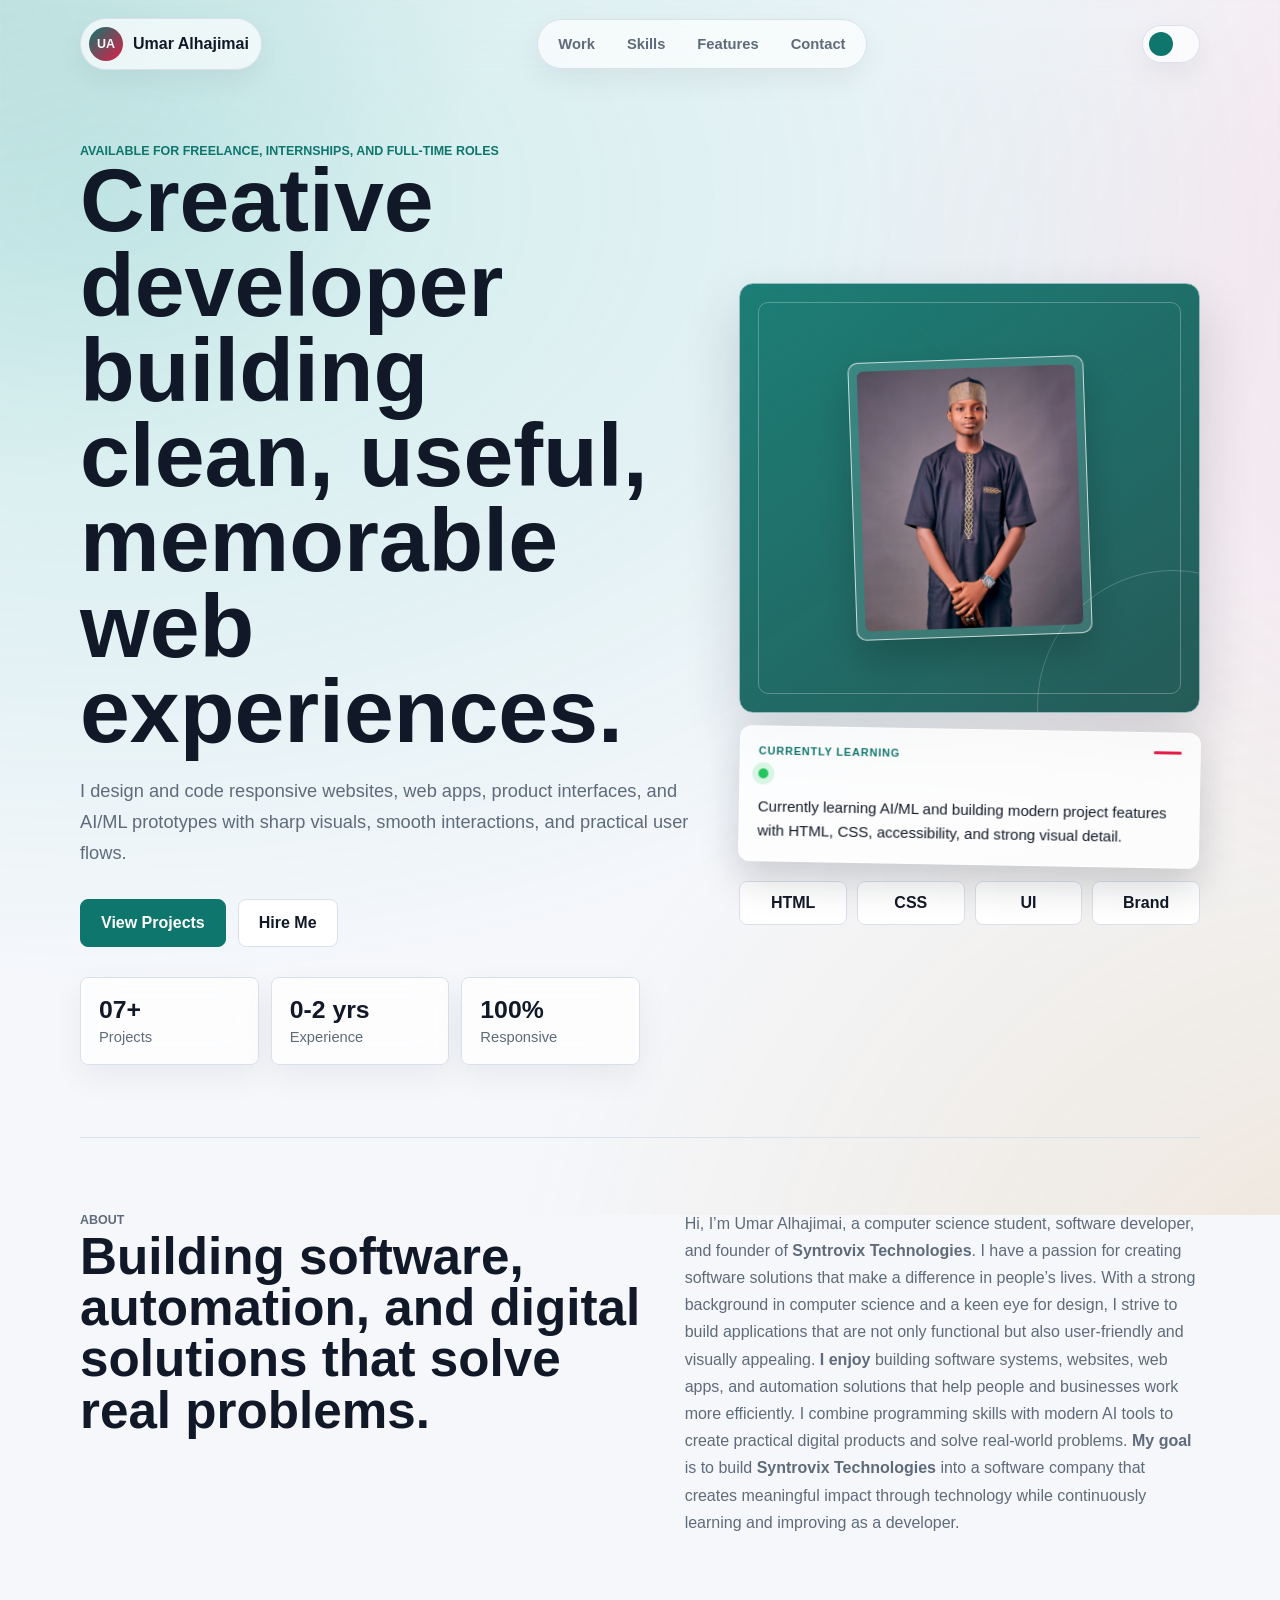
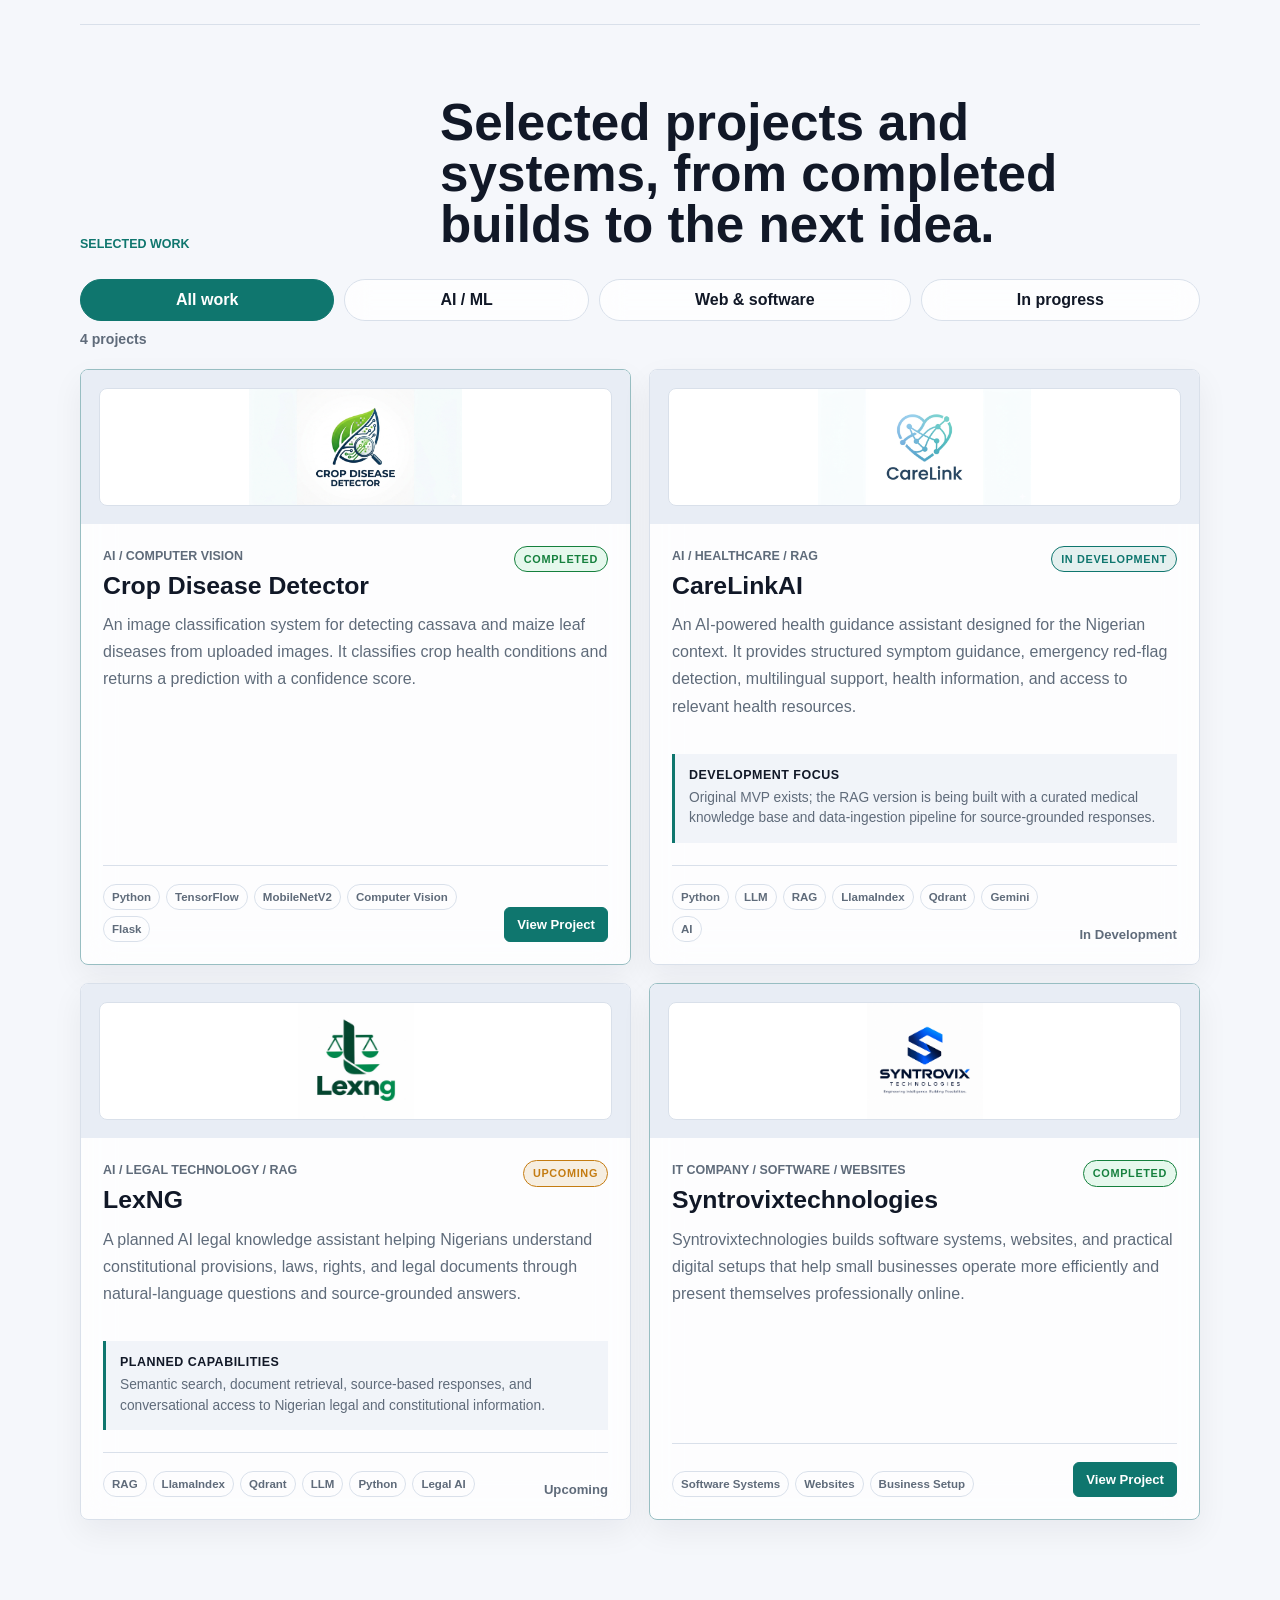
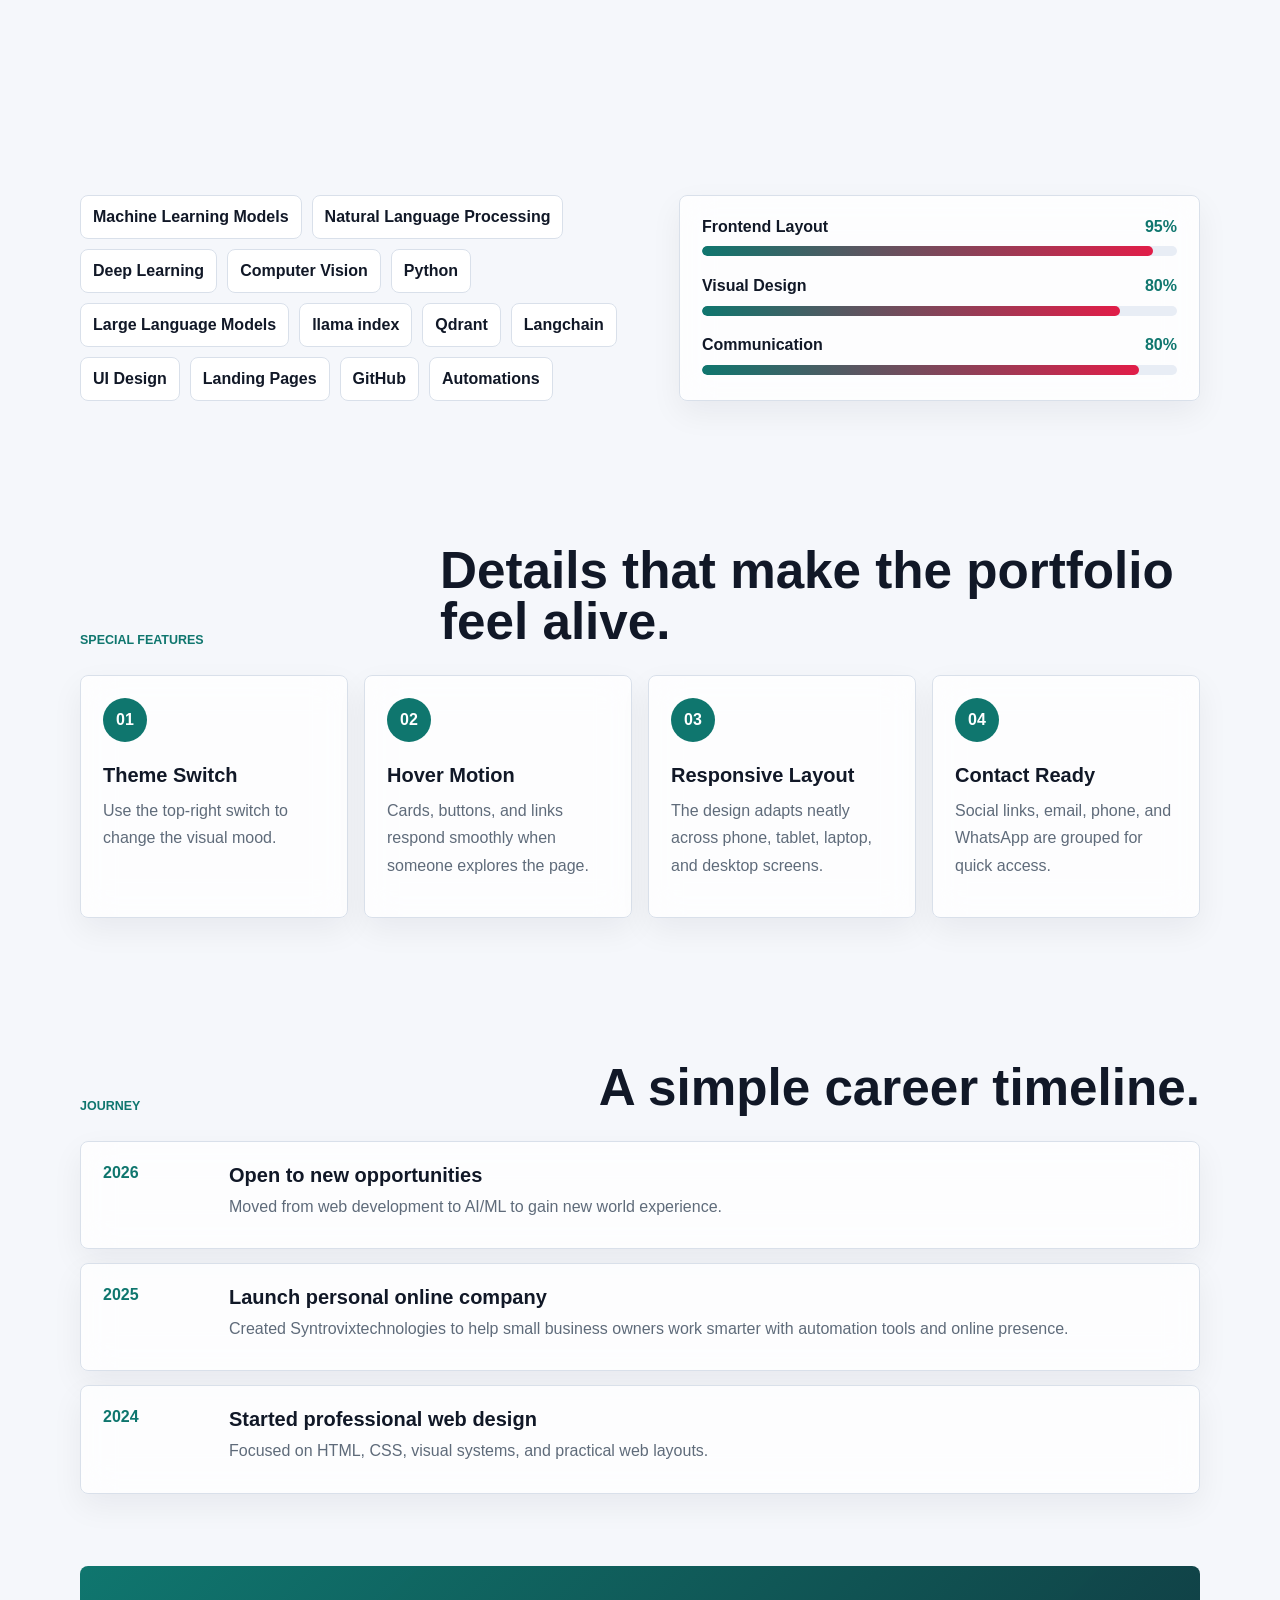
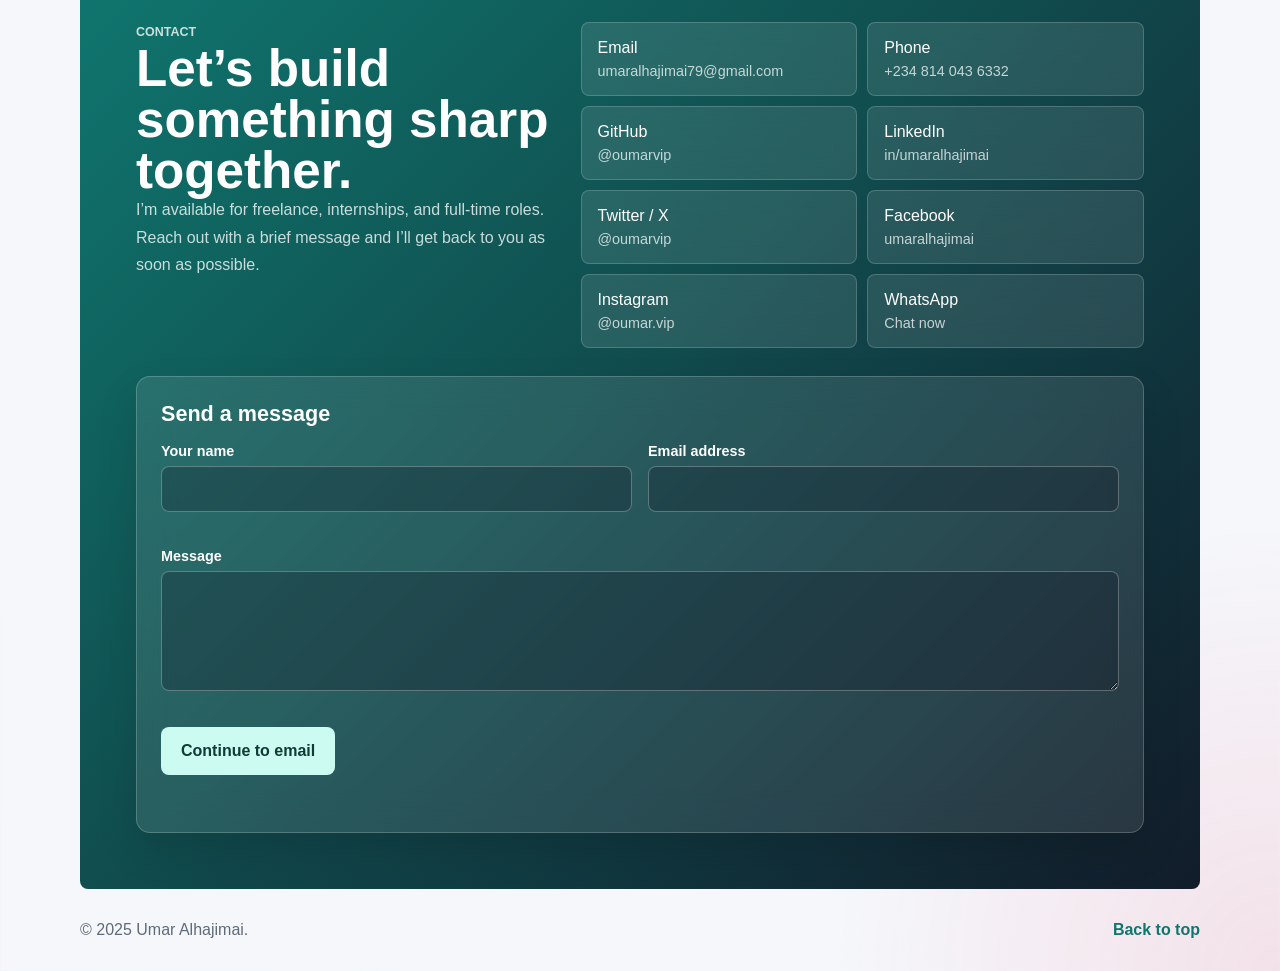
<file: index.html>
<!doctype html>
<html lang="en">
  <head>
    <meta charset="UTF-8" />
    <meta name="viewport" content="width=device-width, initial-scale=1.0" />
    <meta
      name="description"
      content="Portfolio website of Umar Alhajimai, software developer and AI enthusiast."
    />
    <title>Umar Alhajimai</title>
    <link rel="stylesheet" href="styles.css" />
    <link rel="icon" href="profileimage.jpg" type="image/x-icon" />
  </head>
  <body>
    <input
      class="theme-toggle"
      type="checkbox"
      id="theme-toggle"
      aria-label="Toggle warm theme"
    />

    <div class="site-shell">
      <header class="topbar">
        <a class="brand" href="#home" aria-label="Go to home">
          <span class="brand-mark">UA</span>
          <span>Umar Alhajimai</span>
        </a>

        <div class="nav-wrap">
          <nav class="nav" id="primary-nav" aria-label="Primary navigation">
            <a href="#work">Work</a>
            <a href="#skills">Skills</a>
            <a href="#features">Features</a>
            <a href="#contact">Contact</a>
          </nav>
        </div>

        <div class="header-actions">
          <button
            class="nav-toggle"
            type="button"
            aria-expanded="false"
            aria-controls="primary-nav"
            aria-label="Toggle navigation"
          >
            <span></span>
            <span></span>
            <span></span>
          </button>

          <label
            class="theme-button"
            for="theme-toggle"
            title="Change theme"
            aria-label="Toggle dark mode"
          >
            <span></span>
          </label>
        </div>
      </header>

      <main>
        <section class="hero reveal" id="home">
          <div class="hero-copy reveal-item">
            <p class="eyebrow">
              Available for freelance, internships, and full-time roles
            </p>
            <h1>
              Creative developer building clean, useful, memorable web
              experiences.
            </h1>
            <p class="intro">
              I design and code responsive websites, web apps, product
              interfaces, and AI/ML prototypes with sharp visuals, smooth
              interactions, and practical user flows.
            </p>

            <div class="hero-actions" aria-label="Main actions">
              <a class="button primary" href="#work">View Projects</a>
              <a class="button secondary" href="#contact">Hire Me</a>
            </div>

            <div class="stats" aria-label="Portfolio statistics">
              <div>
                <strong>07+</strong>
                <span>Projects</span>
              </div>
              <div>
                <strong>0-2 yrs</strong>
                <span>Experience</span>
              </div>
              <div>
                <strong>100%</strong>
                <span>Responsive</span>
              </div>
            </div>
          </div>

          <aside class="profile-panel reveal-item" aria-label="Profile summary">
            <div class="portrait">
              <span>
                <img
                  src="profileimage.jpg"
                  alt="My profile"
                  class="profile-pic"
                />
              </span>
            </div>
            <div class="profile-card">
              <span class="status-dot"></span>
              <p>
                Currently learning AI/ML and building modern project features
                with HTML, CSS, accessibility, and strong visual detail.
              </p>
            </div>
            <div class="mini-stack">
              <span>HTML</span>
              <span>CSS</span>
              <span>UI</span>
              <span>Brand</span>
            </div>
          </aside>
        </section>

        <section class="section about reveal" aria-labelledby="about-title">
          <div class="reveal-item">
            <p class="section-kicker">About</p>
            <h2 id="about-title">
              Building software, automation, and digital solutions that solve
              real problems.
            </h2>
          </div>
          <p class="reveal-item">
            Hi, I’m Umar Alhajimai, a computer science student, software
            developer, and founder of
            <a
              href="https://syntrovixtechnologies.netlify.app/"
              target="_blank"
              rel="noopener noreferrer"
              ><strong>Syntrovix Technologies</strong></a
            >. I have a passion for creating software solutions that make a
            difference in people’s lives. With a strong background in computer
            science and a keen eye for design, I strive to build applications
            that are not only functional but also user-friendly and visually
            appealing. <strong>I enjoy</strong> building software systems,
            websites, web apps, and automation solutions that help people and
            businesses work more efficiently. I combine programming skills with
            modern AI tools to create practical digital products and solve
            real-world problems. <strong>My goal</strong> is to build
            <a
              href="https://syntrovixtechnologies.netlify.app/"
              target="_blank"
              rel="noopener noreferrer"
              ><strong>Syntrovix Technologies</strong></a
            >
            into a software company that creates meaningful impact through
            technology while continuously learning and improving as a developer.
          </p>
        </section>

        <section class="section reveal" id="work" aria-labelledby="work-title">
          <div class="section-heading reveal-item">
            <p class="section-kicker">Selected Work</p>
            <h2 id="work-title">
              Selected projects and systems, from completed builds to the next
              idea.
            </h2>
          </div>

          <div
            class="project-filters reveal-item"
            role="group"
            aria-label="Filter projects"
          >
            <button
              class="filter-button is-active"
              type="button"
              data-filter="all"
              aria-pressed="true"
            >
              All work
            </button>
            <button
              class="filter-button"
              type="button"
              data-filter="ai"
              aria-pressed="false"
            >
              AI / ML
            </button>
            <button
              class="filter-button"
              type="button"
              data-filter="web"
              aria-pressed="false"
            >
              Web &amp; software
            </button>
            <button
              class="filter-button"
              type="button"
              data-filter="progress"
              aria-pressed="false"
            >
              In progress
            </button>
            <span class="filter-count" aria-live="polite">4 projects</span>
          </div>

          <div class="project-grid">
            <article
              class="project-card completed-project reveal-item"
              data-category="ai"
            >
              <div class="project-visual agriscan-preview">
                <img
                  class="project-logo"
                  src="logo/crop disease detactor.jpg"
                  alt="Crop Disease Detector logo"
                />
              </div>
              <div class="project-body">
                <div class="project-topline">
                  <div>
                    <p class="tag">AI / Computer Vision</p>
                    <h3>Crop Disease Detector</h3>
                  </div>
                  <span class="project-status status-completed">Completed</span>
                </div>
                <p>
                  An image classification system for detecting cassava and maize
                  leaf diseases from uploaded images. It classifies crop health
                  conditions and returns a prediction with a confidence score.
                </p>
                <div class="project-footer">
                  <div
                    class="tech-tags"
                    aria-label="Crop Disease Detector technologies"
                  >
                    <span>Python</span><span>TensorFlow</span
                    ><span>MobileNetV2</span><span>Computer Vision</span
                    ><span>Flask</span>
                  </div>
                  <a
                    class="project-cta live-cta"
                    href="https://threemtt-cap-stone-project.onrender.com/"
                    target="_blank"
                    rel="noopener noreferrer"
                    >View Project</a
                  >
                </div>
              </div>
            </article>

            <article
              class="project-card reveal-item"
              data-category="ai progress"
            >
              <div class="project-visual carelink-preview">
                <img
                  class="project-logo"
                  src="logo/carelink.jpg"
                  alt="CareLinkAI logo"
                />
              </div>
              <div class="project-body">
                <div class="project-topline">
                  <div>
                    <p class="tag">AI / Healthcare / RAG</p>
                    <h3>CareLinkAI</h3>
                  </div>
                  <span class="project-status status-evolving"
                    >In Development</span
                  >
                </div>
                <p>
                  An AI-powered health guidance assistant designed for the
                  Nigerian context. It provides structured symptom guidance,
                  emergency red-flag detection, multilingual support, health
                  information, and access to relevant health resources.
                </p>
                <div class="project-note">
                  <strong>Development focus</strong>
                  <span
                    >Original MVP exists; the RAG version is being built with a
                    curated medical knowledge base and data-ingestion pipeline
                    for source-grounded responses.</span
                  >
                </div>
                <div class="project-footer">
                  <div class="tech-tags" aria-label="CareLinkAI technologies">
                    <span>Python</span><span>LLM</span><span>RAG</span
                    ><span>LlamaIndex</span><span>Qdrant</span
                    ><span>Gemini</span><span>AI</span>
                  </div>
                  <span class="project-cta disabled-cta">In Development</span>
                </div>
              </div>
            </article>

            <article
              class="project-card upcoming-project reveal-item"
              data-category="ai progress"
            >
              <div class="project-visual lexng-preview">
                <img
                  class="project-logo"
                  src="logo/lexng logo.jpeg"
                  alt="LexNG logo"
                />
              </div>
              <div class="project-body">
                <div class="project-topline">
                  <div>
                    <p class="tag">AI / Legal Technology / RAG</p>
                    <h3>LexNG</h3>
                  </div>
                  <span class="project-status status-upcoming">Upcoming</span>
                </div>
                <p>
                  A planned AI legal knowledge assistant helping Nigerians
                  understand constitutional provisions, laws, rights, and legal
                  documents through natural-language questions and
                  source-grounded answers.
                </p>
                <div class="project-note">
                  <strong>Planned capabilities</strong>
                  <span
                    >Semantic search, document retrieval, source-based
                    responses, and conversational access to Nigerian legal and
                    constitutional information.</span
                  >
                </div>
                <div class="project-footer">
                  <div class="tech-tags" aria-label="LexNG technologies">
                    <span>RAG</span><span>LlamaIndex</span><span>Qdrant</span
                    ><span>LLM</span><span>Python</span><span>Legal AI</span>
                  </div>
                  <span class="project-cta disabled-cta">Upcoming</span>
                </div>
              </div>
            </article>

            <article
              class="project-card completed-project reveal-item"
              data-category="web"
            >
              <div class="project-visual syntrovix-preview">
                <img
                  class="project-logo"
                  src="logo/Syntrovix Futuristic Blue Logo.png"
                  alt="syntrovix logo"
                />
              </div>
              <div class="project-body">
                <div class="project-topline">
                  <div>
                    <p class="tag">IT Company / Software / Websites</p>
                    <h3>Syntrovixtechnologies</h3>
                  </div>
                  <span class="project-status status-completed">Completed</span>
                </div>
                <p>
                  Syntrovixtechnologies builds software systems, websites, and
                  practical digital setups that help small businesses operate
                  more efficiently and present themselves professionally online.
                </p>
                <div class="project-footer">
                  <div
                    class="tech-tags"
                    aria-label="Syntrovix Technologies services"
                  >
                    <span>Software Systems</span><span>Websites</span
                    ><span>Business Setup</span>
                  </div>
                  <a
                    class="project-cta live-cta"
                    href="https://syntrovixtechnologies.netlify.app/"
                    target="_blank"
                    rel="noopener noreferrer"
                    >View Project</a
                  >
                </div>
              </div>
            </article>
          </div>
        </section>

        <section
          class="section skills-section reveal"
          id="skills"
          aria-labelledby="skills-title"
        >
          <div class="section-heading reveal-item">
            <p class="section-kicker">Skills</p>
            <h2 id="skills-title">
              Tools and strengths I can bring to every build.
            </h2>
          </div>

          <div class="skills-layout reveal-item">
            <div class="skill-list">
              <span>Machine Learning Models</span>
              <span>Natural Language Processing</span>
              <span>Deep Learning</span>
              <span>Computer Vision</span>
              <span>Python</span>
              <span>Large Language Models</span>
              <span>llama index</span>
              <span>Qdrant</span>
              <span>Langchain</span>
              <span>UI Design</span>
              <span>Landing Pages</span>
              <span>GitHub</span>
              <span>Automations</span>
            </div>

            <div class="progress-list" aria-label="Skill levels">
              <div class="progress-item">
                <span>Frontend Layout</span>
                <strong>95%</strong>
                <div class="progress-bar"><span style="width: 95%"></span></div>
              </div>
              <div class="progress-item">
                <span>Visual Design</span>
                <strong>80%</strong>
                <div class="progress-bar"><span style="width: 88%"></span></div>
              </div>
              <div class="progress-item">
                <span>Communication</span>
                <strong>80%</strong>
                <div class="progress-bar"><span style="width: 92%"></span></div>
              </div>
            </div>
          </div>
        </section>

        <section
          class="section features reveal"
          id="features"
          aria-labelledby="features-title"
        >
          <div class="section-heading reveal-item">
            <p class="section-kicker">Special Features</p>
            <h2 id="features-title">
              Details that make the portfolio feel alive.
            </h2>
          </div>

          <div class="feature-grid">
            <article class="reveal-item">
              <span class="feature-icon">01</span>
              <h3>Theme Switch</h3>
              <p>Use the top-right switch to change the visual mood.</p>
            </article>
            <article class="reveal-item">
              <span class="feature-icon">02</span>
              <h3>Hover Motion</h3>
              <p>
                Cards, buttons, and links respond smoothly when someone explores
                the page.
              </p>
            </article>
            <article class="reveal-item">
              <span class="feature-icon">03</span>
              <h3>Responsive Layout</h3>
              <p>
                The design adapts neatly across phone, tablet, laptop, and
                desktop screens.
              </p>
            </article>
            <article class="reveal-item">
              <span class="feature-icon">04</span>
              <h3>Contact Ready</h3>
              <p>
                Social links, email, phone, and WhatsApp are grouped for quick
                access.
              </p>
            </article>
          </div>
        </section>

        <section
          class="section timeline reveal"
          aria-labelledby="timeline-title"
        >
          <div class="section-heading reveal-item">
            <p class="section-kicker">Journey</p>
            <h2 id="timeline-title">A simple career timeline.</h2>
          </div>

          <div class="timeline-list">
            <article class="reveal-item">
              <time>2026</time>
              <div>
                <h3>Open to new opportunities</h3>
                <p>
                  Moved from web development to AI/ML to gain new world
                  experience.
                </p>
              </div>
            </article>
            <article class="reveal-item">
              <time>2025</time>
              <div>
                <h3>Launch personal online company</h3>
                <p>
                  Created Syntrovixtechnologies to help small business owners
                  work smarter with automation tools and online presence.
                </p>
              </div>
            </article>
            <article class="reveal-item">
              <time>2024</time>
              <div>
                <h3>Started professional web design</h3>
                <p>
                  Focused on HTML, CSS, visual systems, and practical web
                  layouts.
                </p>
              </div>
            </article>
          </div>
        </section>

        <section
          class="contact-section reveal"
          id="contact"
          aria-labelledby="contact-title"
        >
          <div class="contact-copy reveal-item">
            <p class="section-kicker">Contact</p>
            <h2 id="contact-title">Let’s build something sharp together.</h2>
            <p>
              I’m available for freelance, internships, and full-time roles.
              Reach out with a brief message and I’ll get back to you as soon as
              possible.
            </p>
          </div>

          <div class="contact-grid reveal-item">
            <a href="mailto:umaralhajimai79@gmail.com"
              >Email <span>umaralhajimai79@gmail.com</span></a
            >
            <a href="tel:+2348140436332"
              >Phone <span>+234 814 043 6332</span></a
            >
            <a
              href="https://github.com/oumarvip"
              target="_blank"
              rel="noopener noreferrer"
              >GitHub <span>@oumarvip</span></a
            >
            <a
              href="https://www.linkedin.com/in/umar-alhajimai-77961735b?utm_source=share_via&utm_content=profile&utm_medium=member_android"
              target="_blank"
              rel="noopener noreferrer"
              >LinkedIn <span>in/umaralhajimai</span></a
            >
            <a
              href="https://x.com/AlhajimaiU91589"
              target="_blank"
              rel="noopener noreferrer"
              >Twitter / X <span>@oumarvip</span></a
            >
            <a
              href="https://www.facebook.com/profile.php?id=61572056759139"
              target="_blank"
              rel="noopener noreferrer"
              >Facebook <span>umaralhajimai</span></a
            >
            <a
              href="https://www.instagram.com/oumar.vip?igsh=MXMyNXRidTQ3NDR0bQ=="
              target="_blank"
              rel="noopener noreferrer"
              >Instagram <span>@oumar.vip</span></a
            >
            <a
              href="https://wa.me/qr/MAWZGFZM3ATXH1"
              target="_blank"
              rel="noopener noreferrer"
              >WhatsApp <span>Chat now</span></a
            >
          </div>

          <form class="contact-form reveal-item" id="contact-form" novalidate>
            <h3>Send a message</h3>
            <div class="form-field">
              <label for="contact-name">Your name</label>
              <input
                id="contact-name"
                name="name"
                type="text"
                autocomplete="name"
                maxlength="80"
                required
              />
              <span
                class="field-error"
                id="name-error"
                aria-live="polite"
              ></span>
            </div>
            <div class="form-field">
              <label for="contact-email">Email address</label>
              <input
                id="contact-email"
                name="email"
                type="email"
                autocomplete="email"
                maxlength="254"
                required
              />
              <span
                class="field-error"
                id="email-error"
                aria-live="polite"
              ></span>
            </div>
            <div class="form-field">
              <label for="contact-message">Message</label>
              <textarea
                id="contact-message"
                name="message"
                rows="4"
                maxlength="2000"
                required
              ></textarea>
              <span
                class="field-error"
                id="message-error"
                aria-live="polite"
              ></span>
            </div>
            <button class="button form-submit" type="submit">
              Continue to email
            </button>
            <p
              class="form-status"
              id="form-status"
              role="status"
              aria-live="polite"
            ></p>
          </form>
        </section>
      </main>

      <footer class="footer">
        <p>© 2025 Umar Alhajimai.</p>
        <a href="#home">Back to top</a>
      </footer>
    </div>

    <div class="custom-cursor" aria-hidden="true"></div>

    <script>
      document.documentElement.classList.add("js-enabled");

      const navToggle = document.querySelector(".nav-toggle");
      const nav = document.getElementById("primary-nav");
      const navLinks = nav ? nav.querySelectorAll("a") : [];

      if (navToggle && nav) {
        navToggle.addEventListener("click", () => {
          const expanded = navToggle.getAttribute("aria-expanded") === "true";
          navToggle.setAttribute("aria-expanded", String(!expanded));
          nav.classList.toggle("is-open", !expanded);
        });

        navLinks.forEach((link) => {
          link.addEventListener("click", () => {
            navToggle.setAttribute("aria-expanded", "false");
            nav.classList.remove("is-open");
          });
        });
      }

      const revealItems = document.querySelectorAll(".reveal-item, .reveal");
      if ("IntersectionObserver" in window) {
        const observer = new IntersectionObserver(
          (entries) => {
            entries.forEach((entry) => {
              if (entry.isIntersecting) {
                entry.target.classList.add("is-visible");
                observer.unobserve(entry.target);
              }
            });
          },
          { threshold: 0.18 },
        );

        revealItems.forEach((item) => observer.observe(item));
      } else {
        revealItems.forEach((item) => item.classList.add("is-visible"));
      }

      const filterButtons = document.querySelectorAll(".filter-button");
      const projectCards = document.querySelectorAll(
        ".project-card[data-category]",
      );
      const filterCount = document.querySelector(".filter-count");

      filterButtons.forEach((button) => {
        button.addEventListener("click", () => {
          const filter = button.dataset.filter;
          let visibleCount = 0;

          filterButtons.forEach((filterButton) => {
            const isActive = filterButton === button;
            filterButton.classList.toggle("is-active", isActive);
            filterButton.setAttribute("aria-pressed", String(isActive));
          });

          projectCards.forEach((card) => {
            const isVisible =
              filter === "all" ||
              card.dataset.category.split(" ").includes(filter);
            card.hidden = !isVisible;
            if (isVisible) visibleCount += 1;
          });

          if (filterCount) {
            filterCount.textContent = `${visibleCount} ${visibleCount === 1 ? "project" : "projects"}`;
          }
        });
      });

      const contactForm = document.getElementById("contact-form");
      if (contactForm) {
        const fields = {
          name: document.getElementById("contact-name"),
          email: document.getElementById("contact-email"),
          message: document.getElementById("contact-message"),
        };
        const formStatus = document.getElementById("form-status");
        const emailPattern = /^[^\s@]+@[^\s@]+\.[^\s@]+$/;

        contactForm.addEventListener("submit", (event) => {
          event.preventDefault();
          let isValid = true;

          Object.entries(fields).forEach(([name, field]) => {
            const error = document.getElementById(`${name}-error`);
            let message = "";
            const value = field.value.trim();

            if (!value) {
              message = "This field is required.";
            } else if (name === "email" && !emailPattern.test(value)) {
              message = "Enter a valid email address.";
            } else if (name === "message" && value.length < 10) {
              message = "Please enter at least 10 characters.";
            }

            field.setAttribute("aria-invalid", String(Boolean(message)));
            error.textContent = message;
            if (message) isValid = false;
          });

          if (!isValid) {
            formStatus.textContent = "Please correct the highlighted fields.";
            contactForm.querySelector('[aria-invalid="true"]').focus();
            return;
          }

          const subject = `Portfolio enquiry from ${fields.name.value.trim()}`;
          const body = [
            `Name: ${fields.name.value.trim()}`,
            `Email: ${fields.email.value.trim()}`,
            "",
            fields.message.value.trim(),
          ].join("\n");

          formStatus.textContent =
            "Opening your email app with the message details.";
          window.location.href = `mailto:umaralhajimai79@gmail.com?subject=${encodeURIComponent(subject)}&body=${encodeURIComponent(body)}`;
        });

        Object.entries(fields).forEach(([name, field]) => {
          field.addEventListener("input", () => {
            field.setAttribute("aria-invalid", "false");
            document.getElementById(`${name}-error`).textContent = "";
            if (
              formStatus.textContent ===
              "Please correct the highlighted fields."
            ) {
              formStatus.textContent = "";
            }
          });
        });
      }

      const customCursor = document.querySelector(".custom-cursor");
      if (
        customCursor &&
        window.matchMedia("(hover: hover) and (pointer: fine)").matches
      ) {
        window.addEventListener("pointermove", (event) => {
          customCursor.style.setProperty("--cursor-x", `${event.clientX}px`);
          customCursor.style.setProperty("--cursor-y", `${event.clientY}px`);
          customCursor.classList.add("is-visible");
        });

        document
          .querySelectorAll("a, button, input, textarea, label")
          .forEach((target) => {
            target.addEventListener("pointerenter", () =>
              customCursor.classList.add("is-hovering"),
            );
            target.addEventListener("pointerleave", () =>
              customCursor.classList.remove("is-hovering"),
            );
          });

        document.addEventListener("pointerleave", () =>
          customCursor.classList.remove("is-visible"),
        );
        document.addEventListener("pointerenter", () =>
          customCursor.classList.add("is-visible"),
        );
      }
    </script>
  </body>
</html>
</file>
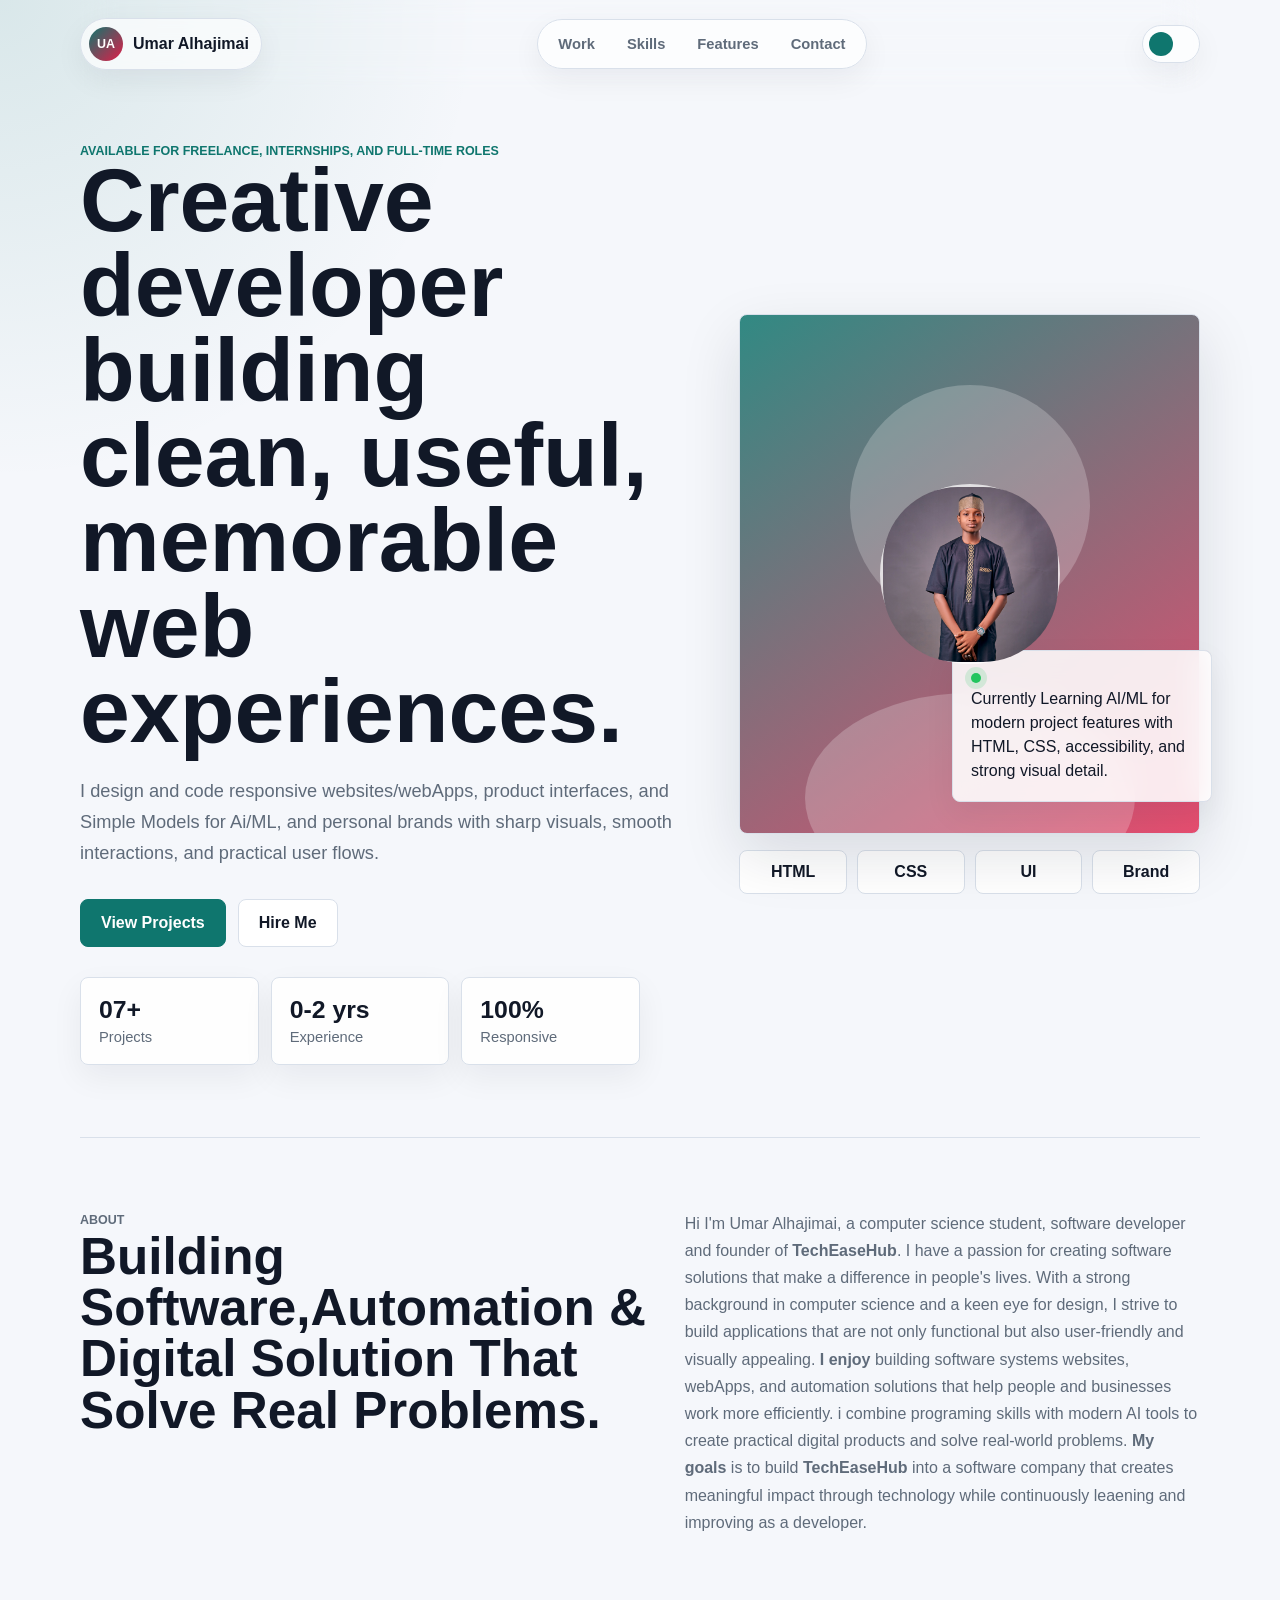
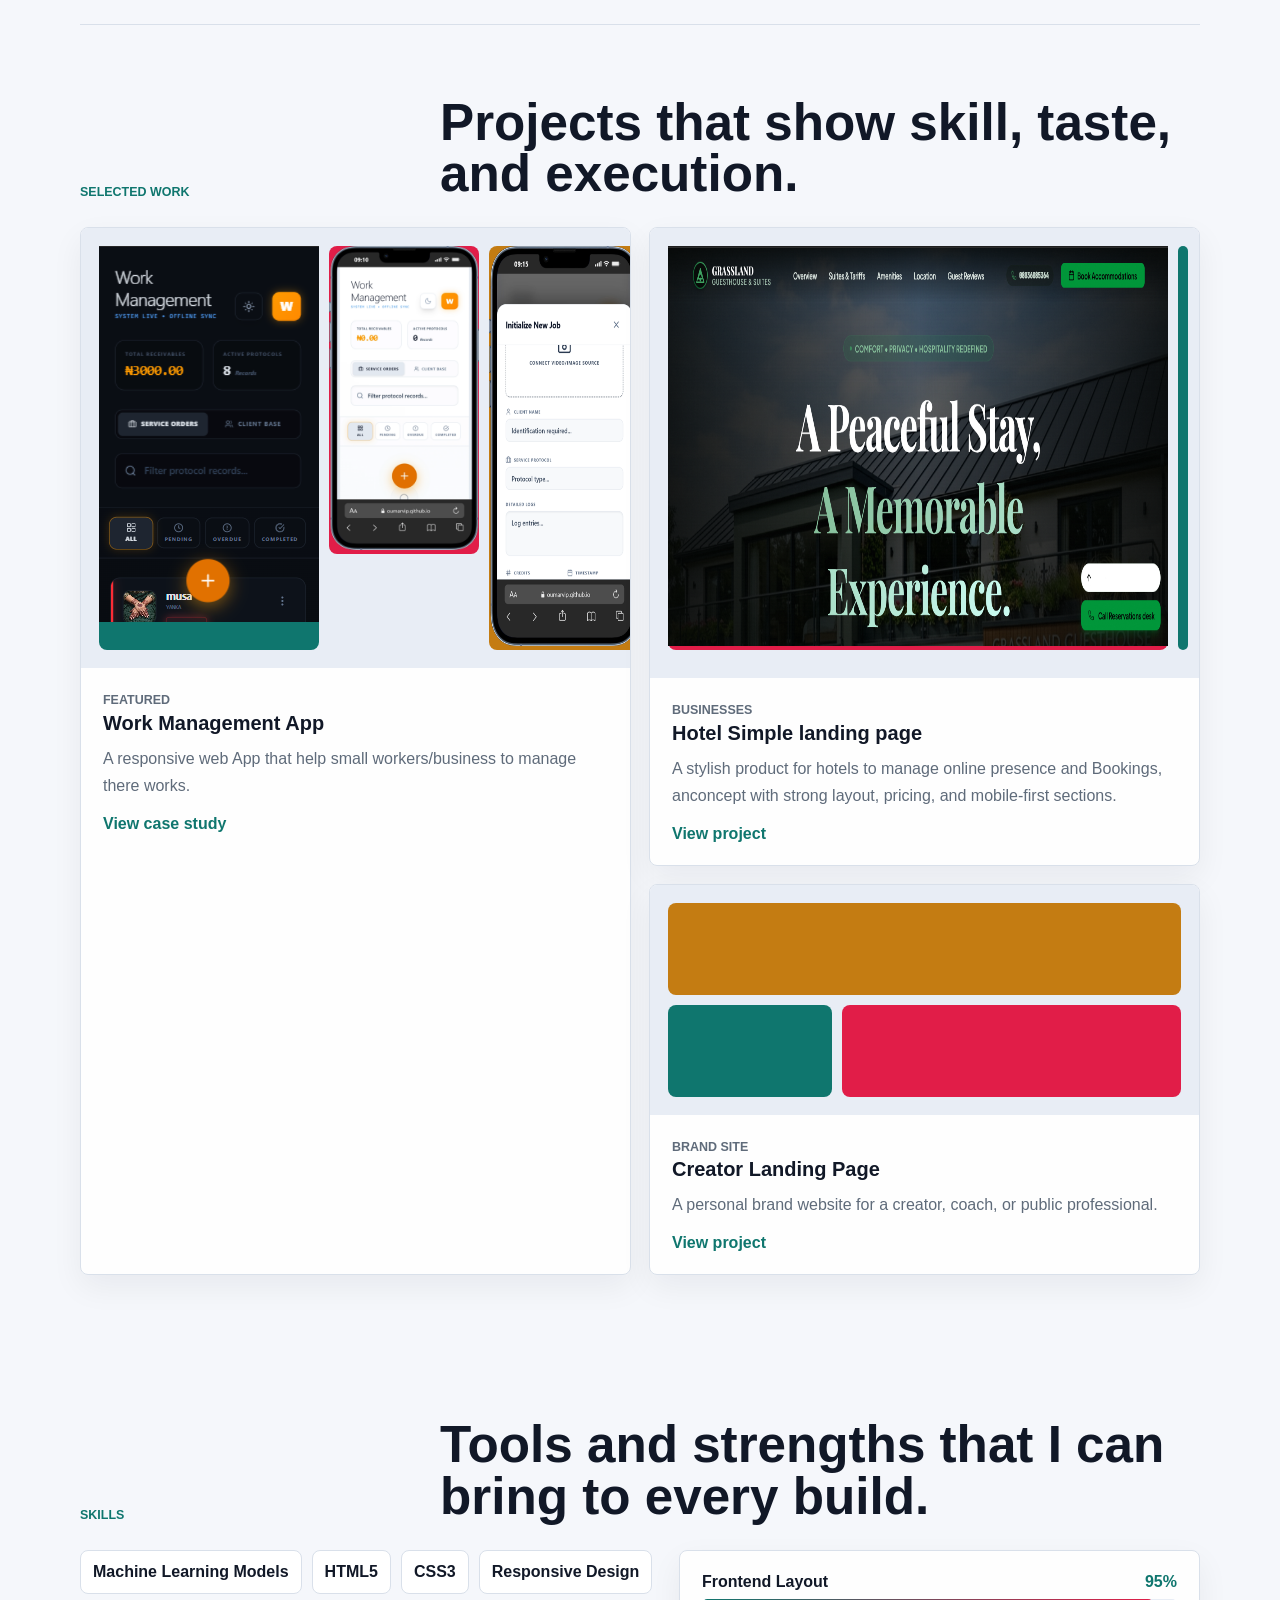
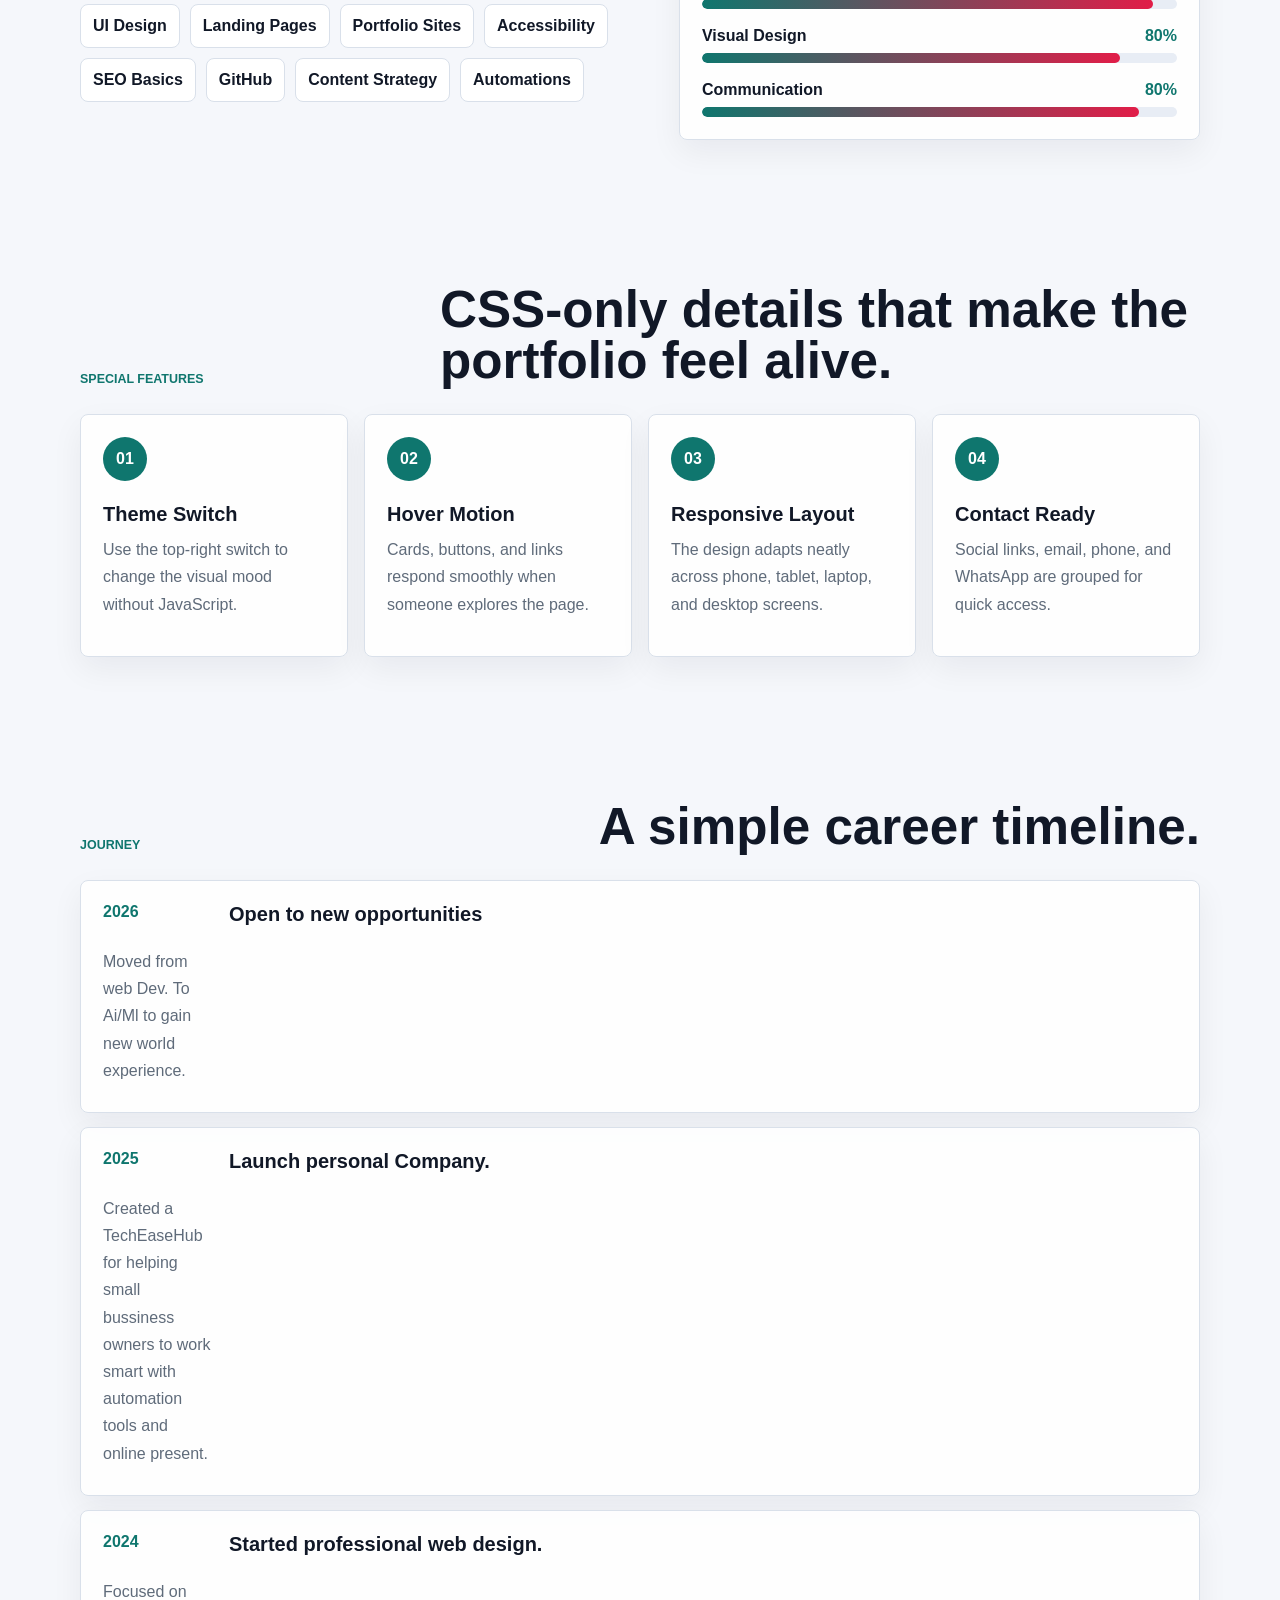
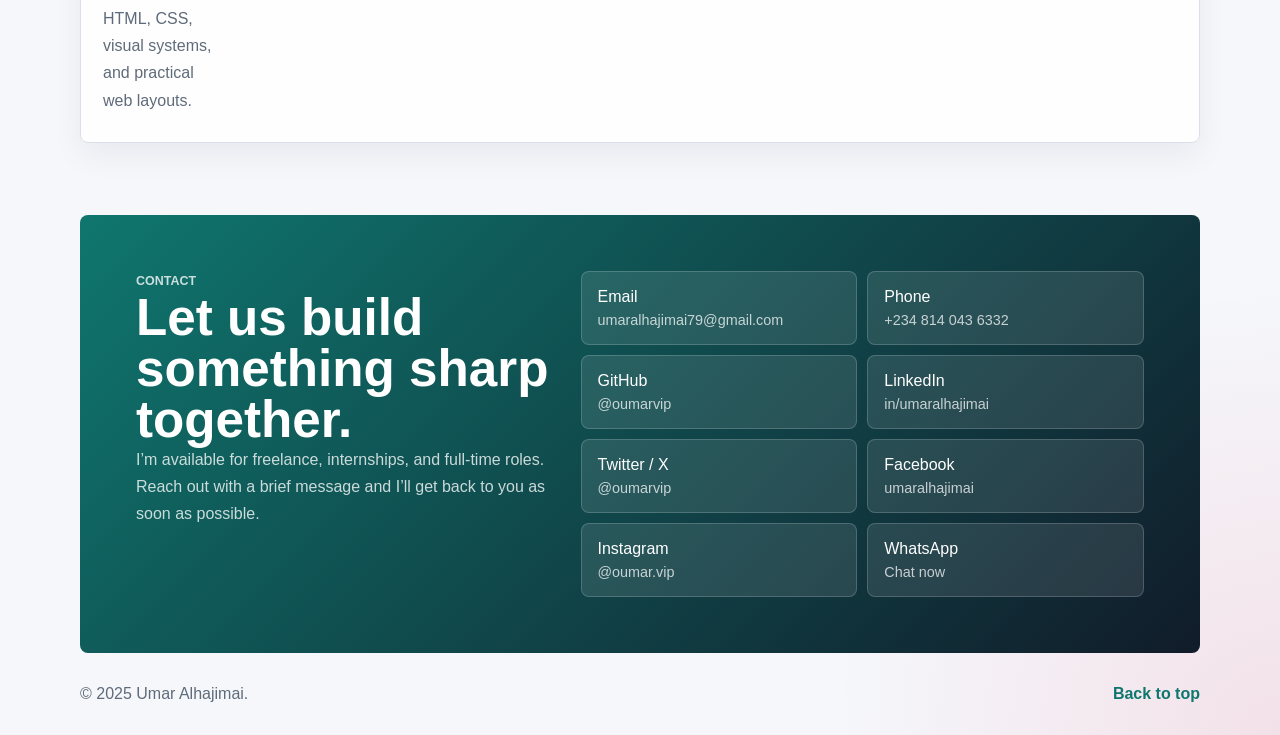
<file: outputs/index.html>
<!DOCTYPE html>
<html lang="en">
<head>
  <meta charset="UTF-8">
  <meta name="viewport" content="width=device-width, initial-scale=1.0">
  <title>Umar Alhajimai Portfolio</title>
  <link rel="stylesheet" href="styles.css">
</head>
<body>
  <input class="theme-toggle" type="checkbox" id="theme-toggle" aria-label="Toggle warm theme">

  <div class="site-shell">
    <header class="topbar">
      <a class="brand" href="#home" aria-label="Go to home">
        <span class="brand-mark">UA</span>
        <span>Umar Alhajimai</span>
      </a>

      <nav class="nav" aria-label="Primary navigation">
        <a href="#work">Work</a>
        <a href="#skills">Skills</a>
        <a href="#features">Features</a>
        <a href="#contact">Contact</a>
      </nav>

      <label class="theme-button" for="theme-toggle" title="Change theme">
        <span></span>
      </label>
    </header>

    <main>
      <section class="hero" id="home">
        <div class="hero-copy">
          <p class="eyebrow">Available for freelance, internships, and full-time roles</p>
          <h1>Creative developer building clean, useful, memorable web experiences.</h1>
          <p class="intro">
            I design and code responsive websites/webApps, product interfaces, and Simple Models for Ai/ML, and personal brands
            with sharp visuals, smooth interactions, and practical user flows.
          </p>

          <div class="hero-actions" aria-label="Main actions">
            <a class="button primary" href="#work">View Projects</a>
            <a class="button secondary" href="#contact">Hire Me</a>
          </div>

          <div class="stats" aria-label="Portfolio statistics">
            <div>
              <strong>07+</strong>
              <span>Projects</span>
            </div>
            <div>
              <strong>0-2 yrs</strong>
              <span>Experience</span>
            </div>
            <div>
              <strong>100%</strong>
              <span>Responsive</span>
            </div>
          </div>
        </div>

        <aside class="profile-panel" aria-label="Profile summary">
          <div class="portrait">
            <span>
            <img src="profileimage.jpg" alt="My profile" class="profile-pic"></img>
            </span>
          </div>
          <div class="profile-card">
            <span class="status-dot"></span>
            <p>Currently Learning AI/ML for  modern project features  with HTML, CSS, accessibility, and strong visual detail.</p>
          </div>
          <div class="mini-stack">
            <span>HTML</span>
            <span>CSS</span>
            <span>UI</span>
            <span>Brand</span>
          </div>
        </aside>
      </section>

      <section class="section about" aria-labelledby="about-title">
        <div>
          <p class="section-kicker">About</p>
          <h2 id="about-title">Building Software,Automation & Digital Solution That Solve Real Problems.</h2>
        </div>
        <p>
          Hi I'm Umar Alhajimai, a computer science student, software developer and founder of <b>TechEaseHub</b>. I have a passion for creating software solutions that make a difference in people's lives. With a strong background in computer science and a keen eye for design, I strive to build applications that are not only functional but also user-friendly and visually appealing.
          <b>I enjoy</b> building software systems websites, webApps, and automation solutions that help people and businesses work more efficiently. i combine programing skills with modern AI tools to create practical digital products and solve real-world problems.
          <b>My goals</b> is to build <b>TechEaseHub</b> into a software company that creates meaningful impact through technology while continuously leaening and improving as a developer.
        </p>
      </section>

      <section class="section" id="work" aria-labelledby="work-title">
        <div class="section-heading">
          <p class="section-kicker">Selected Work</p>
          <h2 id="work-title">Projects that show skill, taste, and execution.</h2>
        </div>

        <div class="project-grid">
          <article class="project-card featured">
            <div class="project-visual dashboard-preview">
              <span><img src="workmanagement.png" alt="Work Management App"></span><span><img src="workmanagement2.png" alt="Work Management App" width="150px"></span><span><img src="workmanagement3.png" width="150px" height="400px"></span>
            </div>
            <div class="project-body">
              <p class="tag">Featured</p>
              <h3>Work Management App</h3>
              <p>A responsive web App that help small workers/business to manage there works.</p>
              <a href="https://oumarvip.github.io/work_management/" aria-label="View work management project">View case study</a>
            </div>
          </article>

          <article class="project-card">
            <div class="project-visual shop-preview">
              <span><img src="grassland.png" alt="Grassland Hotel" width="500px" height="400px"></span><span></span><span></span>
            </div>
            <div class="project-body">
              <p class="tag">Businesses</p>
              <h3>Hotel Simple landing page</h3>
              <p>A stylish product for hotels to manage online presence and Bookings, anconcept with strong layout, pricing, and mobile-first sections.</p>
              <a href="#" aria-label="View Fashion Store project">View project</a>
            </div>
          </article>

          <article class="project-card">
            <div class="project-visual brand-preview">
              <span></span><span></span><span></span>
            </div>
            <div class="project-body">
              <p class="tag">Brand Site</p>
              <h3>Creator Landing Page</h3>
              <p>A personal brand website for a creator, coach, or public professional.</p>
              <a href="#" aria-label="View Creator Landing Page project">View project</a>
            </div>
          </article>
        </div>
      </section>

      <section class="section skills-section" id="skills" aria-labelledby="skills-title">
        <div class="section-heading">
          <p class="section-kicker">Skills</p>
          <h2 id="skills-title">Tools and strengths that  I can  bring to every build.</h2>
        </div>

        <div class="skills-layout">
          <div class="skill-list">
            <span>Machine Learning Models</span>
            <span>HTML5</span>
            <span>CSS3</span>
            <span>Responsive Design</span>
            <span>UI Design</span>
            <span>Landing Pages</span>
            <span>Portfolio Sites</span>
            <span>Accessibility</span>
            <span>SEO Basics</span>
            <span>GitHub</span>
            <span>Content Strategy</span>
            <span>Automations</span>
          </div>

          <div class="progress-list" aria-label="Skill levels">
            <div class="progress-item">
              <span>Frontend Layout</span>
              <strong>95%</strong>
              <div class="progress-bar"><span style="width: 95%"></span></div>
            </div>
            <div class="progress-item">
              <span>Visual Design</span>
              <strong>80%</strong>
              <div class="progress-bar"><span style="width: 88%"></span></div>
            </div>
            <div class="progress-item">
              <span>Communication</span>
              <strong>80%</strong>
              <div class="progress-bar"><span style="width: 92%"></span></div>
            </div>
          </div>
        </div>
      </section>

      <section class="section features" id="features" aria-labelledby="features-title">
        <div class="section-heading">
          <p class="section-kicker">Special Features</p>
          <h2 id="features-title">CSS-only details that make the portfolio feel alive.</h2>
        </div>

        <div class="feature-grid">
          <article>
            <span class="feature-icon">01</span>
            <h3>Theme Switch</h3>
            <p>Use the top-right switch to change the visual mood without JavaScript.</p>
          </article>
          <article>
            <span class="feature-icon">02</span>
            <h3>Hover Motion</h3>
            <p>Cards, buttons, and links respond smoothly when someone explores the page.</p>
          </article>
          <article>
            <span class="feature-icon">03</span>
            <h3>Responsive Layout</h3>
            <p>The design adapts neatly across phone, tablet, laptop, and desktop screens.</p>
          </article>
          <article>
            <span class="feature-icon">04</span>
            <h3>Contact Ready</h3>
            <p>Social links, email, phone, and WhatsApp are grouped for quick access.</p>
          </article>
        </div>
      </section>

      <section class="section timeline" aria-labelledby="timeline-title">
        <div class="section-heading">
          <p class="section-kicker">Journey</p>
          <h2 id="timeline-title">A simple career timeline.</h2>
        </div>

        <div class="timeline-list">
          <article>
            <time>2026</time>
            <h3>Open to new opportunities</h3>
            <p>Moved from web Dev. To Ai/Ml to gain new world experience.</p>
          </article>
          <article>
            <time>2025</time>
            <h3>Launch  personal Company.</h3>
            <p>Created a TechEaseHub for helping small bussiness owners to work smart with automation tools and online present.</p>
          </article>
          <article>
            <time>2024</time>
            <h3>Started professional web design.</h3>
            <p>Focused on HTML, CSS, visual systems, and practical web layouts.</p>
          </article>
        </div>
      </section>

      <section class="contact-section" id="contact" aria-labelledby="contact-title">
        <div class="contact-copy">
          <p class="section-kicker">Contact</p>
          <h2 id="contact-title">Let us build something sharp together.</h2>
          <p>
            I’m available for freelance, internships, and full-time roles. Reach out
            with a brief message and I’ll get back to you as soon as possible.
          </p>
        </div>

        <div class="contact-grid">
          <a href="mailto:yourname@example.com">Email <span>umaralhajimai79@gmail.com</span></a>
          <a href="tel:+2348140436332">Phone <span>+234 814 043 6332</span></a>
          <a href=" https://github.com/oumarvip">GitHub <span>@oumarvip</span></a>
          <a href="https://www.linkedin.com/in/umar-alhajimai-77961735b?utm_source=share_via&utm_content=profile&utm_medium=member_android">LinkedIn <span>in/umaralhajimai</span></a>
          <a href="https://x.com/AlhajimaiU91589">Twitter / X <span>@oumarvip</span></a>
          <a href="https://www.facebook.com/profile.php?id=61572056759139">Facebook <span>umaralhajimai</span></a>
          <a href="https://www.instagram.com/oumar.vip?igsh=MXMyNXRidTQ3NDR0bQ==">Instagram <span>@oumar.vip</span></a>
          <a href="https://wa.me/qr/MAWZGFZM3ATXH1">WhatsApp <span>Chat now</span></a>
        
        </div>
      </section>
    </main>

    <footer class="footer">
      <p>© 2025 Umar Alhajimai.</p>
      <a href="#home">Back to top</a>
    </footer>
  </div>
</body>
</html>
</file>
<file: styles.css>
:root {
  --bg: #f5f7fb;
  --surface: #ffffff;
  --surface-strong: #e8edf5;
  --text: #111827;
  --muted: #5f6b7a;
  --line: #d9e0ea;
  --primary: #0f766e;
  --primary-dark: #134e4a;
  --accent: #e11d48;
  --gold: #c47c12;
  --shadow: 0 22px 60px rgba(17, 24, 39, 0.12);
}

.project-filters {
  gap: 8px;
}

.filter-button {
  flex: 1 1 auto;
  padding-inline: 12px;
}

.filter-count {
  width: 100%;
  margin-left: 0;
}

* {
  box-sizing: border-box;
}

html {
  scroll-behavior: smooth;
  scroll-padding-top: 90px;
}

body {
  margin: 0;
  font-family: Arial, Helvetica, sans-serif;
  color: var(--text);
  background: linear-gradient(135deg, rgba(15, 118, 110, 0.11), transparent 28%), linear-gradient(315deg, rgba(225, 29, 72, 0.09), transparent 30%), var(--bg);
}

a {
  color: inherit;
  text-decoration: none;
}

img {
  max-width: 100%;
  display: block;
}

button {
  font: inherit;
}

.theme-toggle {
  position: fixed;
  width: 1px;
  height: 1px;
  opacity: 0;
  pointer-events: none;
}

.theme-toggle:checked ~ .site-shell {
  --bg: #191714;
  --surface: #25221d;
  --surface-strong: #383229;
  --text: #fff8ed;
  --muted: #d2c4ad;
  --line: #51493d;
  --primary: #f59e0b;
  --primary-dark: #facc15;
  --accent: #14b8a6;
  --gold: #fb7185;
  --shadow: 0 22px 70px rgba(0, 0, 0, 0.35);
}

.site-shell {
  position: relative;
  isolation: isolate;
  min-height: 100vh;
  color: var(--text);
  background: radial-gradient(circle at top left, rgba(15, 118, 110, 0.12), transparent 30rem), radial-gradient(circle at bottom right, rgba(225, 29, 72, 0.1), transparent 28rem), var(--bg);
  transition: background-color 0.3s ease, color 0.3s ease;
}

.site-shell::before {
  position: fixed;
  z-index: 0;
  inset: -35%;
  background:
    radial-gradient(ellipse at 18% 24%, rgba(20, 184, 166, 0.18), transparent 34%),
    radial-gradient(ellipse at 75% 30%, rgba(225, 29, 72, 0.14), transparent 32%),
    radial-gradient(ellipse at 60% 78%, rgba(196, 124, 18, 0.14), transparent 34%);
  background-size: 140% 140%;
  content: "";
  pointer-events: none;
  animation: gradient-drift 24s ease-in-out infinite alternate;
}

.theme-toggle:checked ~ .site-shell::before {
  background:
    radial-gradient(ellipse at 18% 24%, rgba(20, 184, 166, 0.2), transparent 34%),
    radial-gradient(ellipse at 75% 30%, rgba(245, 158, 11, 0.15), transparent 32%),
    radial-gradient(ellipse at 60% 78%, rgba(251, 113, 133, 0.15), transparent 34%);
}

@keyframes gradient-drift {
  from {
    background-position: 0% 50%;
    transform: rotate(-4deg) scale(1);
  }

  to {
    background-position: 100% 50%;
    transform: rotate(4deg) scale(1.08);
  }
}

.profile-pic {
  width: 218px;
  height: 260px;
  border-radius: 6px;
  object-fit: cover;
  object-position: top;
}

.topbar {
  position: sticky;
  top: 0;
  z-index: 30;
  display: flex;
  align-items: center;
  justify-content: space-between;
  gap: 1rem;
  width: min(1120px, calc(100% - 32px));
  margin: 0 auto;
  padding: 18px 0;
  backdrop-filter: blur(16px);
}

.brand,
.nav,
.theme-button,
.nav-toggle {
  background: rgba(255, 255, 255, 0.68);
  border: 1px solid var(--line);
  box-shadow: 0 10px 30px rgba(17, 24, 39, 0.06);
}

.theme-toggle:checked ~ .site-shell .brand,
.theme-toggle:checked ~ .site-shell .nav,
.theme-toggle:checked ~ .site-shell .theme-button,
.theme-toggle:checked ~ .site-shell .nav-toggle {
  background: rgba(37, 34, 29, 0.78);
}

.brand {
  display: flex;
  align-items: center;
  gap: 10px;
  padding: 8px 12px 8px 8px;
  border-radius: 999px;
  font-weight: 800;
}

.brand-mark {
  display: grid;
  place-items: center;
  width: 34px;
  height: 34px;
  border-radius: 50%;
  color: #ffffff;
  background: linear-gradient(135deg, var(--primary), var(--accent));
  font-size: 0.78rem;
}

.nav-wrap {
  flex: 1;
  display: flex;
  justify-content: center;
}

.nav {
  display: flex;
  gap: 4px;
  padding: 6px;
  border-radius: 999px;
}

.nav a {
  padding: 10px 14px;
  border-radius: 999px;
  color: var(--muted);
  font-weight: 700;
  font-size: 0.92rem;
  transition: color 0.2s ease, background 0.2s ease, transform 0.2s ease;
}

.nav a:hover,
.nav a:focus-visible {
  color: var(--text);
  background: var(--surface-strong);
  transform: translateY(-1px);
}

.header-actions {
  display: flex;
  align-items: center;
  gap: 12px;
}

.theme-button {
  position: relative;
  width: 58px;
  height: 38px;
  border-radius: 999px;
  cursor: pointer;
}

.theme-button span {
  position: absolute;
  top: 6px;
  left: 6px;
  width: 24px;
  height: 24px;
  border-radius: 50%;
  background: var(--primary);
  transition: transform 0.25s ease, background 0.25s ease;
}

.theme-toggle:checked ~ .site-shell .theme-button span {
  transform: translateX(20px);
  background: var(--accent);
}

.nav-toggle {
  display: none;
  width: 46px;
  height: 38px;
  border-radius: 999px;
  cursor: pointer;
}

.nav-toggle span {
  display: block;
  width: 18px;
  height: 2px;
  margin: 5px auto;
  border-radius: 99px;
  background: var(--text);
}

.hero,
.section,
.contact-section,
.footer {
  position: relative;
  z-index: 1;
  width: min(1120px, calc(100% - 32px));
  margin: 0 auto;
}

.hero {
  display: grid;
  grid-template-columns: minmax(0, 1.15fr) minmax(320px, 0.85fr);
  gap: 36px;
  align-items: center;
  min-height: calc(100vh - 74px);
  padding: 56px 0 72px;
}

.eyebrow,
.section-kicker,
.tag {
  margin: 0;
  color: var(--primary);
  font-weight: 800;
  text-transform: uppercase;
  letter-spacing: 0;
  font-size: 0.78rem;
}

h1,
h2,
h3,
p {
  margin-top: 0;
}

h1 {
  max-width: 780px;
  margin-bottom: 22px;
  font-size: clamp(3rem, 7vw, 5.9rem);
  line-height: 0.95;
}

h2 {
  margin-bottom: 0;
  font-size: clamp(2rem, 4vw, 3.35rem);
  line-height: 1;
}

h3 {
  margin-bottom: 10px;
  font-size: 1.25rem;
}

.intro,
.about p,
.contact-copy p,
.project-body p,
.feature-grid p,
.timeline-list p {
  color: var(--muted);
  line-height: 1.7;
}

.intro {
  max-width: 650px;
  font-size: 1.14rem;
}

.hero-actions {
  display: flex;
  flex-wrap: wrap;
  gap: 12px;
  margin: 30px 0;
}

.button {
  display: inline-flex;
  align-items: center;
  justify-content: center;
  min-height: 48px;
  padding: 0 20px;
  border: 1px solid var(--line);
  border-radius: 8px;
  font-weight: 800;
  transition: transform 0.2s ease, box-shadow 0.2s ease, background 0.2s ease;
}

.button:hover,
.button:focus-visible {
  transform: translateY(-3px);
  box-shadow: var(--shadow);
}

.button.primary {
  color: #ffffff;
  background: var(--primary);
  border-color: var(--primary);
}

.button.secondary {
  background: var(--surface);
}

.stats {
  display: grid;
  grid-template-columns: repeat(3, minmax(0, 1fr));
  gap: 12px;
  max-width: 560px;
}

.stats div,
.profile-card,
.project-card,
.feature-grid article,
.timeline-list article,
.contact-grid a,
.progress-list {
  border: 1px solid var(--line);
  background: color-mix(in srgb, var(--surface) 76%, transparent);
  box-shadow: 0 12px 32px rgba(17, 24, 39, 0.06);
  backdrop-filter: blur(16px);
  -webkit-backdrop-filter: blur(16px);
}

.stats div {
  padding: 18px;
  border-radius: 8px;
}

.stats strong {
  display: block;
  margin-bottom: 4px;
  font-size: 1.55rem;
}

.stats span {
  color: var(--muted);
  font-size: 0.92rem;
}

.profile-panel {
  position: relative;
  display: grid;
  gap: 16px;
}

.portrait {
  position: relative;
  display: grid;
  place-items: center;
  min-height: 430px;
  overflow: hidden;
  border: 1px solid color-mix(in srgb, var(--primary) 34%, var(--line));
  border-radius: 14px;
  background: linear-gradient(145deg, rgba(15, 118, 110, 0.94), rgba(19, 78, 74, 0.92)), repeating-linear-gradient(45deg, transparent 0 14px, rgba(255, 255, 255, 0.16) 14px 16px);
  box-shadow: 0 24px 55px rgba(17, 24, 39, 0.16);
}

.portrait::before,
.portrait::after {
  content: "";
  position: absolute;
  pointer-events: none;
}

.portrait::before {
  inset: 18px;
  border: 1px solid rgba(255, 255, 255, 0.26);
  border-radius: 10px;
}

.portrait::after {
  width: 270px;
  height: 270px;
  right: -110px;
  bottom: -130px;
  border: 1px solid rgba(255, 255, 255, 0.2);
  border-radius: 50%;
}

.portrait span {
  position: relative;
  z-index: 1;
  display: grid;
  place-items: center;
  padding: 8px;
  border: 1px solid rgba(255, 255, 255, 0.72);
  border-radius: 10px;
  background: rgba(255, 255, 255, 0.12);
  box-shadow: 0 18px 38px rgba(0, 0, 0, 0.2);
  transform: rotate(-2deg);
  transition: transform 0.25s ease;
}

.portrait:hover span {
  transform: rotate(0deg) translateY(-4px);
}

.profile-card {
  position: static;
  max-width: none;
  padding: 18px;
  border: 1px solid rgba(255, 255, 255, 0.42);
  border-radius: 12px;
  background: color-mix(in srgb, var(--surface) 78%, transparent);
  box-shadow: 0 18px 38px rgba(17, 24, 39, 0.18);
  backdrop-filter: blur(18px);
  transform: rotate(1deg);
  transition: transform 0.25s ease, box-shadow 0.25s ease;
}

.profile-card::before {
  content: "Currently learning";
  display: block;
  margin-bottom: 12px;
  color: var(--primary);
  font-size: 0.68rem;
  font-weight: 900;
  letter-spacing: 0.08em;
  text-transform: uppercase;
}

.profile-card::after {
  content: "";
  position: absolute;
  top: 18px;
  right: 18px;
  width: 28px;
  height: 3px;
  border-radius: 999px;
  background: var(--accent);
}

.profile-card:hover {
  transform: rotate(0deg) translateY(-4px);
  box-shadow: 0 24px 46px rgba(17, 24, 39, 0.22);
}

.profile-card p {
  margin: 0;
  color: var(--text);
  font-size: 0.94rem;
  line-height: 1.6;
}

.status-dot {
  display: inline-block;
  width: 10px;
  height: 10px;
  margin: 0 8px 12px 0;
  border-radius: 50%;
  background: #22c55e;
  box-shadow: 0 0 0 6px rgba(34, 197, 94, 0.16);
}

.mini-stack {
  display: grid;
  grid-template-columns: repeat(4, 1fr);
  gap: 10px;
}

.mini-stack span,
.skill-list span {
  padding: 12px;
  border: 1px solid var(--line);
  border-radius: 8px;
  color: var(--text);
  background: var(--surface);
  font-weight: 800;
  text-align: center;
}

.section {
  padding: 72px 0;
}

.about {
  display: grid;
  grid-template-columns: 1fr 0.9fr;
  gap: 32px;
  align-items: start;
  border-top: 1px solid var(--line);
  border-bottom: 1px solid var(--line);
}

.section-heading {
  display: flex;
  align-items: end;
  justify-content: space-between;
  gap: 24px;
  margin-bottom: 28px;
}

.section-heading h2 {
  max-width: 760px;
}

.project-grid {
  display: grid;
  grid-template-columns: repeat(2, minmax(0, 1fr));
  gap: 18px;
  align-items: stretch;
}

.project-filters {
  display: flex;
  flex-wrap: wrap;
  align-items: center;
  gap: 10px;
  margin: 0 0 22px;
}

.filter-button {
  min-height: 42px;
  padding: 9px 15px;
  border: 1px solid var(--line);
  border-radius: 999px;
  color: var(--text);
  background: color-mix(in srgb, var(--surface) 78%, transparent);
  font-weight: 800;
  cursor: pointer;
  backdrop-filter: blur(12px);
  transition: color 0.2s ease, background 0.2s ease, border-color 0.2s ease, transform 0.2s ease;
}

.filter-button:hover {
  transform: translateY(-2px);
}

.filter-button.is-active {
  border-color: var(--primary);
  color: #fff;
  background: var(--primary);
}

.filter-count {
  margin-left: auto;
  color: var(--muted);
  font-size: 0.88rem;
  font-weight: 700;
}

.project-card {
  display: flex;
  flex-direction: column;
  overflow: hidden;
  border-radius: 8px;
  transition: transform 0.22s ease, box-shadow 0.22s ease;
}

.project-card[hidden] {
  display: none;
}

.project-card:hover {
  transform: translateY(-6px);
  box-shadow: var(--shadow);
}

.project-visual {
  padding: 18px;
  min-height: 154px;
  background: var(--surface-strong);
}

.project-logo {
  display: block;
  width: 100%;
  height: 118px;
  border: 1px solid var(--line);
  border-radius: 8px;
  object-fit: contain;
  background: var(--surface);
}

.completed-project {
  border-color: color-mix(in srgb, var(--primary) 32%, var(--line));
}

.upcoming-project {
  opacity: 0.92;
}

.project-topline,
.project-footer {
  display: flex;
  align-items: center;
  justify-content: space-between;
  gap: 12px;
}

.project-body {
  display: flex;
  flex: 1;
  flex-direction: column;
  padding: 22px;
}

.project-topline {
  align-items: start;
  margin-bottom: 12px;
}

.project-topline h3 {
  margin: 5px 0 0;
  font-size: 1.55rem;
  line-height: 1.1;
}

.project-topline .tag {
  max-width: 100%;
}

.project-status {
  flex: 0 0 auto;
  padding: 7px 9px;
  border: 1px solid currentColor;
  border-radius: 999px;
  font-size: 0.68rem;
  font-weight: 900;
  letter-spacing: 0.06em;
  line-height: 1;
  text-transform: uppercase;
}

.status-evolving {
  color: var(--primary);
  background: color-mix(in srgb, var(--primary) 10%, transparent);
}

.status-completed {
  color: #15803d;
  background: rgba(34, 197, 94, 0.1);
}

.status-upcoming {
  color: var(--gold);
  background: color-mix(in srgb, var(--gold) 12%, transparent);
}

.project-note {
  display: grid;
  gap: 6px;
  margin: 18px 0 22px;
  padding: 14px;
  border-left: 3px solid var(--primary);
  background: color-mix(in srgb, var(--surface-strong) 58%, transparent);
}

.project-note strong {
  font-size: 0.78rem;
  letter-spacing: 0.04em;
  text-transform: uppercase;
}

.project-note span {
  color: var(--muted);
  font-size: 0.86rem;
  line-height: 1.5;
}

.project-footer {
  align-items: end;
  margin-top: auto;
  padding-top: 18px;
  border-top: 1px solid var(--line);
}

.tech-tags {
  display: flex;
  flex-wrap: wrap;
  gap: 6px;
}

.tech-tags span {
  padding: 6px 8px;
  border: 1px solid var(--line);
  border-radius: 999px;
  color: var(--muted);
  font-size: 0.72rem;
  font-weight: 800;
}

.project-cta {
  flex: 0 0 auto;
  color: var(--primary);
  font-size: 0.82rem;
  font-weight: 900;
  white-space: nowrap;
}

.disabled-cta {
  color: var(--muted);
}

.live-cta {
  padding: 9px 12px;
  border: 1px solid var(--primary);
  border-radius: 6px;
  color: #ffffff;
  background: var(--primary);
  transition: background 0.2s ease, transform 0.2s ease;
}

.live-cta:hover,
.live-cta:focus-visible {
  color: #ffffff;
  background: var(--primary-dark);
  transform: translateY(-2px);
}

.skills-layout {
  display: grid;
  grid-template-columns: 1fr 0.9fr;
  gap: 20px;
}

.skill-list {
  display: flex;
  flex-wrap: wrap;
  gap: 10px;
  align-content: start;
}

.progress-list {
  display: grid;
  gap: 18px;
  padding: 22px;
  border-radius: 8px;
}

.progress-item {
  display: grid;
  grid-template-columns: 1fr auto;
  gap: 8px 14px;
}

.progress-item span {
  font-weight: 800;
}

.progress-item strong {
  color: var(--primary);
}

.progress-bar {
  grid-column: 1 / -1;
  height: 10px;
  overflow: hidden;
  border-radius: 999px;
  background: var(--surface-strong);
}

.progress-bar span {
  display: block;
  height: 100%;
  border-radius: inherit;
  background: linear-gradient(90deg, var(--primary), var(--accent));
}

.feature-grid {
  display: grid;
  grid-template-columns: repeat(4, minmax(0, 1fr));
  gap: 16px;
}

.feature-grid article {
  padding: 22px;
  border-radius: 8px;
  transition: transform 0.22s ease;
}

.feature-grid article:hover {
  transform: translateY(-5px);
}

.feature-icon {
  display: inline-grid;
  place-items: center;
  width: 44px;
  height: 44px;
  margin-bottom: 22px;
  border-radius: 50%;
  color: #ffffff;
  background: var(--primary);
  font-weight: 900;
}

.timeline-list {
  display: grid;
  gap: 14px;
}

.timeline-list article {
  display: grid;
  grid-template-columns: 110px 1fr;
  gap: 16px;
  padding: 22px;
  border-radius: 8px;
}

.timeline-list time {
  color: var(--primary);
  font-weight: 900;
}

.timeline-list h3,
.timeline-list p {
  margin-bottom: 6px;
}

.contact-section {
  display: grid;
  grid-template-columns: 0.85fr 1.15fr;
  gap: 28px;
  align-items: start;
  padding: 56px;
  border-radius: 8px;
  color: #ffffff;
  background: linear-gradient(135deg, rgba(15, 118, 110, 0.95), rgba(17, 24, 39, 0.96)), var(--primary);
}

.contact-copy p,
.contact-section .section-kicker {
  color: rgba(255, 255, 255, 0.78);
}

.contact-grid {
  display: grid;
  grid-template-columns: repeat(2, minmax(0, 1fr));
  gap: 10px;
}

.contact-grid a {
  display: grid;
  gap: 6px;
  padding: 16px;
  border-color: rgba(255, 255, 255, 0.18);
  border-radius: 8px;
  color: #ffffff;
  background: rgba(255, 255, 255, 0.1);
  backdrop-filter: blur(14px);
  -webkit-backdrop-filter: blur(14px);
  box-shadow: none;
  transition: transform 0.2s ease, background 0.2s ease;
}

.contact-grid a:hover,
.contact-grid a:focus-visible {
  transform: translateY(-3px);
  background: rgba(255, 255, 255, 0.18);
}

.contact-grid span {
  overflow-wrap: anywhere;
  color: rgba(255, 255, 255, 0.74);
  font-size: 0.9rem;
}

.contact-form {
  display: grid;
  grid-column: 1 / -1;
  grid-template-columns: repeat(2, minmax(0, 1fr));
  gap: 16px;
  padding: 24px;
  border: 1px solid rgba(255, 255, 255, 0.2);
  border-radius: 14px;
  background: rgba(255, 255, 255, 0.1);
  box-shadow: 0 18px 40px rgba(0, 0, 0, 0.12);
  backdrop-filter: blur(18px);
  -webkit-backdrop-filter: blur(18px);
}

.contact-form h3,
.contact-form .form-field:nth-of-type(3),
.contact-form .form-submit,
.contact-form .form-status {
  grid-column: 1 / -1;
}

.contact-form h3 {
  margin: 0;
  font-size: 1.35rem;
}

.form-field {
  display: grid;
  gap: 7px;
}

.form-field label {
  font-size: 0.9rem;
  font-weight: 800;
}

.form-field input,
.form-field textarea {
  width: 100%;
  min-height: 46px;
  padding: 12px 14px;
  border: 1px solid rgba(255, 255, 255, 0.28);
  border-radius: 8px;
  outline: none;
  color: #fff;
  background: rgba(17, 24, 39, 0.28);
  font: inherit;
  transition: border-color 0.2s ease, box-shadow 0.2s ease, background 0.2s ease;
}

.form-field textarea {
  min-height: 120px;
  resize: vertical;
}

.form-field input::placeholder,
.form-field textarea::placeholder {
  color: rgba(255, 255, 255, 0.65);
}

.form-field input:focus,
.form-field textarea:focus {
  border-color: #99f6e4;
  box-shadow: 0 0 0 3px rgba(153, 246, 228, 0.18);
  background: rgba(17, 24, 39, 0.4);
}

.form-field [aria-invalid="true"] {
  border-color: #fecaca;
}

.field-error {
  min-height: 1em;
  color: #fee2e2;
  font-size: 0.82rem;
}

.form-submit {
  justify-self: start;
  border: 0;
  color: #123b38;
  background: #ccfbf1;
  cursor: pointer;
}

.form-submit:hover,
.form-submit:focus-visible {
  color: #123b38;
  background: #fff;
}

.form-status {
  min-height: 1.2em;
  margin: 0;
  color: #ccfbf1;
  font-size: 0.9rem;
}

.footer {
  display: flex;
  justify-content: space-between;
  gap: 16px;
  padding: 32px 0;
  color: var(--muted);
}

.footer p {
  margin: 0;
}

.footer a {
  color: var(--primary);
  font-weight: 800;
}

.reveal {
  opacity: 1;
  transform: none;
  transition: opacity 0.7s ease, transform 0.7s ease;
}

.js-enabled .reveal {
  opacity: 0;
  transform: translateY(24px);
}

.js-enabled .reveal,
.js-enabled .reveal-item {
  opacity: 0;
}

.reveal.is-visible {
  opacity: 1;
  transform: translateY(0);
}

.reveal-item {
  opacity: 1;
  transform: none;
  transition: opacity 0.6s ease, transform 0.6s ease;
}

.js-enabled .reveal-item {
  opacity: 0;
  transform: translateY(18px);
}

.reveal-item.is-visible {
  opacity: 1;
  transform: translateY(0);
}

.custom-cursor {
  position: fixed;
  z-index: 100;
  top: 0;
  left: 0;
  width: 30px;
  height: 30px;
  border: 1px solid color-mix(in srgb, var(--primary) 75%, white);
  border-radius: 50%;
  opacity: 0;
  pointer-events: none;
  transform: translate3d(var(--cursor-x, -100px), var(--cursor-y, -100px), 0) translate(-50%, -50%);
  transition: width 0.18s ease, height 0.18s ease, opacity 0.2s ease, background 0.2s ease;
  background: color-mix(in srgb, var(--primary) 15%, transparent);
  backdrop-filter: blur(2px);
}

.custom-cursor.is-visible {
  opacity: 1;
}

.custom-cursor.is-hovering {
  width: 48px;
  height: 48px;
  background: color-mix(in srgb, var(--accent) 24%, transparent);
}

@media (max-width: 900px) {
  .topbar {
    align-items: center;
    flex-wrap: wrap;
  }

  .nav-wrap {
    order: 3;
    width: 100%;
  }

  .nav {
    width: 100%;
    justify-content: center;
    overflow-x: auto;
  }

  .hero,
  .about,
  .skills-layout,
  .contact-section {
    grid-template-columns: 1fr;
  }

  .hero {
    min-height: auto;
  }

  .feature-grid {
    grid-template-columns: repeat(2, minmax(0, 1fr));
  }
}

@media (hover: none), (pointer: coarse) {
  .custom-cursor {
    display: none;
  }
}

@media (hover: hover) and (pointer: fine) {
  body,
  a,
  button,
  label {
    cursor: none;
  }

  input,
  textarea {
    cursor: text;
  }
}

@media (prefers-reduced-motion: reduce) {
  *,
  *::before,
  *::after {
    scroll-behavior: auto !important;
    animation-duration: 0.01ms !important;
    animation-iteration-count: 1 !important;
    transition-duration: 0.01ms !important;
  }

  .reveal,
  .reveal-item,
  .js-enabled .reveal,
  .js-enabled .reveal-item {
    opacity: 1;
    transform: none;
  }
}

@media (max-width: 640px) {
  .hero,
  .section,
  .contact-section,
  .footer,
  .topbar {
    width: min(100% - 24px, 1120px);
  }

  .brand {
    max-width: calc(100% - 78px);
  }

  .nav-toggle {
    display: inline-block;
  }

  .nav {
    display: none;
    flex-direction: column;
    gap: 8px;
    padding: 10px;
    border-radius: 18px;
  }

  .nav.is-open {
    display: flex;
  }

  .header-actions {
    margin-left: auto;
  }

  .hero {
    padding-top: 34px;
  }

  h1 {
    font-size: 3rem;
  }

  h2 {
    font-size: 2.05rem;
  }

  .stats,
  .project-grid,
  .feature-grid,
  .contact-grid {
    grid-template-columns: 1fr;
  }

  .portrait {
    min-height: 390px;
  }

  .profile-card {
    position: static;
    max-width: none;
  }

  .mini-stack {
    grid-template-columns: repeat(2, 1fr);
  }

  .section-heading {
    display: block;
  }

  .project-visual {
    min-height: 250px;
  }

  .project-footer {
    align-items: start;
    flex-direction: column;
  }

  .project-cta {
    white-space: normal;
  }

  .timeline-list article {
    grid-template-columns: 1fr;
  }

  .contact-section {
    padding: 28px 18px;
  }

  .contact-form {
    grid-template-columns: 1fr;
    padding: 18px;
  }

  .contact-form h3,
  .contact-form .form-field:nth-of-type(3),
  .contact-form .form-submit,
  .contact-form .form-status {
    grid-column: auto;
  }

  .footer {
    display: block;
  }

  .footer a {
    display: inline-block;
    margin-top: 10px;
  }
}
</file>
<file: outputs/styles.css>
:root {
  --bg: #f5f7fb;
  --surface: #ffffff;
  --surface-strong: #e8edf5;
  --text: #111827;
  --muted: #5f6b7a;
  --line: #d9e0ea;
  --primary: #0f766e;
  --primary-dark: #134e4a;
  --accent: #e11d48;
  --gold: #c47c12;
  --shadow: 0 22px 60px rgba(17, 24, 39, 0.12);
}

* {
  box-sizing: border-box;
}

html {
  scroll-behavior: smooth;
}

body {
  margin: 0;
  font-family: Arial, Helvetica, sans-serif;
  color: var(--text);
  background:
    linear-gradient(135deg, rgba(15, 118, 110, 0.11), transparent 28%),
    linear-gradient(315deg, rgba(225, 29, 72, 0.09), transparent 30%),
    var(--bg);
}

a {
  color: inherit;
  text-decoration: none;
}

.theme-toggle {
  position: fixed;
  width: 1px;
  height: 1px;
  opacity: 0;
  pointer-events: none;
}

.theme-toggle:checked ~ .site-shell {
  --bg: #191714;
  --surface: #25221d;
  --surface-strong: #383229;
  --text: #fff8ed;
  --muted: #d2c4ad;
  --line: #51493d;
  --primary: #f59e0b;
  --primary-dark: #facc15;
  --accent: #14b8a6;
  --gold: #fb7185;
  --shadow: 0 22px 70px rgba(0, 0, 0, 0.35);
}

.site-shell {
  min-height: 100vh;
  color: var(--text);
  background:
    radial-gradient(circle at top left, rgba(15, 118, 110, 0.12), transparent 30rem),
    radial-gradient(circle at bottom right, rgba(225, 29, 72, 0.10), transparent 28rem),
    var(--bg);
  transition: background-color 0.3s ease, color 0.3s ease;
}
.profile-pic{
  width: 175px;
  height: 175px;
  border-radius: 75px;
  object-fit: cover;
  object-position: top;
  display: block;
}
.portrait{
  display: flex;
  justify-content: center;
  align-items: center;
  position: relative;
}

.topbar {
  position: sticky;
  top: 0;
  z-index: 20;
  display: flex;
  align-items: center;
  justify-content: space-between;
  gap: 1rem;
  width: min(1120px, calc(100% - 32px));
  margin: 0 auto;
  padding: 18px 0;
  backdrop-filter: blur(16px);
}

.brand,
.nav,
.theme-button {
  background: rgba(255, 255, 255, 0.68);
  border: 1px solid var(--line);
  box-shadow: 0 10px 30px rgba(17, 24, 39, 0.06);
}

.theme-toggle:checked ~ .site-shell .brand,
.theme-toggle:checked ~ .site-shell .nav,
.theme-toggle:checked ~ .site-shell .theme-button {
  background: rgba(37, 34, 29, 0.78);
}

.brand {
  display: flex;
  align-items: center;
  gap: 10px;
  padding: 8px 12px 8px 8px;
  border-radius: 999px;
  font-weight: 800;
}

.brand-mark {
  display: grid;
  place-items: center;
  width: 34px;
  height: 34px;
  border-radius: 50%;
  color: #ffffff;
  background: linear-gradient(135deg, var(--primary), var(--accent));
  font-size: 0.78rem;
}

.nav {
  display: flex;
  gap: 4px;
  padding: 6px;
  border-radius: 999px;
}

.nav a {
  padding: 10px 14px;
  border-radius: 999px;
  color: var(--muted);
  font-weight: 700;
  font-size: 0.92rem;
}

.nav a:hover {
  color: var(--text);
  background: var(--surface-strong);
}

.theme-button {
  position: relative;
  width: 58px;
  height: 38px;
  border-radius: 999px;
  cursor: pointer;
}

.theme-button span {
  position: absolute;
  top: 6px;
  left: 6px;
  width: 24px;
  height: 24px;
  border-radius: 50%;
  background: var(--primary);
  transition: transform 0.25s ease, background 0.25s ease;
}

.theme-toggle:checked ~ .site-shell .theme-button span {
  transform: translateX(20px);
  background: var(--accent);
}

.hero,
.section,
.contact-section,
.footer {
  width: min(1120px, calc(100% - 32px));
  margin: 0 auto;
}

.hero {
  display: grid;
  grid-template-columns: minmax(0, 1.15fr) minmax(320px, 0.85fr);
  gap: 36px;
  align-items: center;
  min-height: calc(100vh - 74px);
  padding: 56px 0 72px;
}

.eyebrow,
.section-kicker,
.tag {
  margin: 0;
  color: var(--primary);
  font-weight: 800;
  text-transform: uppercase;
  letter-spacing: 0;
  font-size: 0.78rem;
}

h1,
h2,
h3,
p {
  margin-top: 0;
}

h1 {
  max-width: 780px;
  margin-bottom: 22px;
  font-size: clamp(3rem, 7vw, 5.9rem);
  line-height: 0.95;
}

h2 {
  margin-bottom: 0;
  font-size: clamp(2rem, 4vw, 3.35rem);
  line-height: 1;
}

h3 {
  margin-bottom: 10px;
  font-size: 1.25rem;
}

.intro,
.about p,
.contact-copy p,
.project-body p,
.feature-grid p,
.timeline-list p {
  color: var(--muted);
  line-height: 1.7;
}

.intro {
  max-width: 650px;
  font-size: 1.14rem;
}

.hero-actions {
  display: flex;
  flex-wrap: wrap;
  gap: 12px;
  margin: 30px 0;
}

.button {
  display: inline-flex;
  align-items: center;
  justify-content: center;
  min-height: 48px;
  padding: 0 20px;
  border: 1px solid var(--line);
  border-radius: 8px;
  font-weight: 800;
  transition: transform 0.2s ease, box-shadow 0.2s ease, background 0.2s ease;
}

.button:hover {
  transform: translateY(-3px);
  box-shadow: var(--shadow);
}

.button.primary {
  color: #ffffff;
  background: var(--primary);
  border-color: var(--primary);
}

.button.secondary {
  background: var(--surface);
}

.stats {
  display: grid;
  grid-template-columns: repeat(3, minmax(0, 1fr));
  gap: 12px;
  max-width: 560px;
}

.stats div,
.profile-card,
.project-card,
.feature-grid article,
.timeline-list article,
.contact-grid a,
.progress-list {
  border: 1px solid var(--line);
  background: color-mix(in srgb, var(--surface) 88%, transparent);
  box-shadow: 0 12px 32px rgba(17, 24, 39, 0.06);
}

.stats div {
  padding: 18px;
  border-radius: 8px;
}

.stats strong {
  display: block;
  margin-bottom: 4px;
  font-size: 1.55rem;
}

.stats span {
  color: var(--muted);
  font-size: 0.92rem;
}

.profile-panel {
  position: relative;
  display: grid;
  gap: 16px;
}

.portrait {
  position: relative;
  display: grid;
  place-items: center;
  min-height: 520px;
  overflow: hidden;
  border: 1px solid var(--line);
  border-radius: 8px;
  background:
    linear-gradient(145deg, rgba(15, 118, 110, 0.85), rgba(225, 29, 72, 0.78)),
    repeating-linear-gradient(45deg, transparent 0 14px, rgba(255, 255, 255, 0.18) 14px 16px);
  box-shadow: var(--shadow);
}

.portrait::before,
.portrait::after {
  content: "";
  position: absolute;
  border-radius: 50%;
  background: rgba(255, 255, 255, 0.22);
}

.portrait::before {
  width: 240px;
  height: 240px;
  top: 70px;
}

.portrait::after {
  width: 330px;
  height: 210px;
  bottom: -70px;
}

.portrait span {
  position: relative;
  z-index: 1;
  display: grid;
  place-items: center;
  width: 180px;
  height: 180px;
  border: 3px solid rgba(255, 255, 255, 0.72);
  border-radius: 50%;
  color: #ffffff;
  font-weight: 900;
}

.profile-card {
  position: absolute;
  right: -12px;
  bottom: 92px;
  max-width: 260px;
  padding: 18px;
  border-radius: 8px;
  backdrop-filter: blur(14px);
}

.profile-card p {
  margin: 0;
  color: var(--text);
  line-height: 1.5;
}

.status-dot {
  display: inline-block;
  width: 10px;
  height: 10px;
  margin-right: 8px;
  border-radius: 50%;
  background: #22c55e;
  box-shadow: 0 0 0 6px rgba(34, 197, 94, 0.16);
}

.mini-stack {
  display: grid;
  grid-template-columns: repeat(4, 1fr);
  gap: 10px;
}

.mini-stack span,
.skill-list span {
  padding: 12px;
  border: 1px solid var(--line);
  border-radius: 8px;
  color: var(--text);
  background: var(--surface);
  font-weight: 800;
  text-align: center;
}

.section {
  padding: 72px 0;
}

.about {
  display: grid;
  grid-template-columns: 1fr 0.9fr;
  gap: 32px;
  align-items: start;
  border-top: 1px solid var(--line);
  border-bottom: 1px solid var(--line);
}

.section-heading {
  display: flex;
  align-items: end;
  justify-content: space-between;
  gap: 24px;
  margin-bottom: 28px;
}

.section-heading h2 {
  max-width: 760px;
}

.project-grid {
  display: grid;
  grid-template-columns: repeat(2, minmax(0, 1fr));
  gap: 18px;
}

.project-card {
  overflow: hidden;
  border-radius: 8px;
  transition: transform 0.22s ease, box-shadow 0.22s ease;
}

.project-card:hover {
  transform: translateY(-6px);
  box-shadow: var(--shadow);
}

.project-card.featured {
  grid-row: span 2;
}

.project-visual {
  display: grid;
  grid-template-columns: repeat(3, 1fr);
  gap: 10px;
  min-height: 230px;
  padding: 18px;
  background: var(--surface-strong);
}

.featured .project-visual {
  min-height: 420px;
}

.project-visual span {
  display: block;
  border-radius: 8px;
  background: var(--surface);
}

.dashboard-preview span:nth-child(1) {
  grid-row: span 2;
  background: var(--primary);
}

.dashboard-preview span:nth-child(2) {
  background: var(--accent);
}

.dashboard-preview span:nth-child(3) {
  grid-row: span 2;
  background: var(--gold);
}

.shop-preview span:nth-child(1) {
  background: var(--accent);
}

.shop-preview span:nth-child(2) {
  grid-column: span 2;
  background: var(--primary);
}

.brand-preview span:nth-child(1) {
  grid-column: span 3;
  background: var(--gold);
}

.brand-preview span:nth-child(2) {
  background: var(--primary);
}

.brand-preview span:nth-child(3) {
  grid-column: span 2;
  background: var(--accent);
}

.project-body {
  padding: 22px;
}

.project-body a {
  color: var(--primary);
  font-weight: 800;
}

.skills-layout {
  display: grid;
  grid-template-columns: 1fr 0.9fr;
  gap: 20px;
}

.skill-list {
  display: flex;
  flex-wrap: wrap;
  gap: 10px;
  align-content: start;
}

.progress-list {
  display: grid;
  gap: 18px;
  padding: 22px;
  border-radius: 8px;
}

.progress-item {
  display: grid;
  grid-template-columns: 1fr auto;
  gap: 8px 14px;
}

.progress-item span {
  font-weight: 800;
}

.progress-item strong {
  color: var(--primary);
}

.progress-bar {
  grid-column: 1 / -1;
  height: 10px;
  overflow: hidden;
  border-radius: 999px;
  background: var(--surface-strong);
}

.progress-bar span {
  display: block;
  height: 100%;
  border-radius: inherit;
  background: linear-gradient(90deg, var(--primary), var(--accent));
}

.feature-grid {
  display: grid;
  grid-template-columns: repeat(4, minmax(0, 1fr));
  gap: 16px;
}

.feature-grid article {
  padding: 22px;
  border-radius: 8px;
  transition: transform 0.22s ease;
}

.feature-grid article:hover {
  transform: translateY(-5px);
}

.feature-icon {
  display: inline-grid;
  place-items: center;
  width: 44px;
  height: 44px;
  margin-bottom: 22px;
  border-radius: 50%;
  color: #ffffff;
  background: var(--primary);
  font-weight: 900;
}

.timeline-list {
  display: grid;
  gap: 14px;
}

.timeline-list article {
  display: grid;
  grid-template-columns: 110px 1fr;
  gap: 16px;
  padding: 22px;
  border-radius: 8px;
}

.timeline-list time {
  color: var(--primary);
  font-weight: 900;
}

.timeline-list h3,
.timeline-list p {
  margin-bottom: 6px;
}

.contact-section {
  display: grid;
  grid-template-columns: 0.85fr 1.15fr;
  gap: 28px;
  align-items: start;
  padding: 56px;
  border-radius: 8px;
  color: #ffffff;
  background:
    linear-gradient(135deg, rgba(15, 118, 110, 0.95), rgba(17, 24, 39, 0.96)),
    var(--primary);
}

.contact-copy p,
.contact-section .section-kicker {
  color: rgba(255, 255, 255, 0.78);
}

.contact-grid {
  display: grid;
  grid-template-columns: repeat(2, minmax(0, 1fr));
  gap: 10px;
}

.contact-grid a {
  display: grid;
  gap: 6px;
  padding: 16px;
  border-color: rgba(255, 255, 255, 0.18);
  border-radius: 8px;
  color: #ffffff;
  background: rgba(255, 255, 255, 0.1);
  box-shadow: none;
  transition: transform 0.2s ease, background 0.2s ease;
}

.contact-grid a:hover {
  transform: translateY(-3px);
  background: rgba(255, 255, 255, 0.18);
}

.contact-grid span {
  overflow-wrap: anywhere;
  color: rgba(255, 255, 255, 0.74);
  font-size: 0.9rem;
}

.footer {
  display: flex;
  justify-content: space-between;
  gap: 16px;
  padding: 32px 0;
  color: var(--muted);
}

.footer p {
  margin: 0;
}

.footer a {
  color: var(--primary);
  font-weight: 800;
}

@media (max-width: 900px) {
  .topbar {
    align-items: stretch;
    flex-wrap: wrap;
  }

  .nav {
    order: 3;
    width: 100%;
    overflow-x: auto;
  }

  .hero,
  .about,
  .skills-layout,
  .contact-section {
    grid-template-columns: 1fr;
  }

  .hero {
    min-height: auto;
  }

  .profile-card {
    right: 14px;
  }

  .feature-grid {
    grid-template-columns: repeat(2, minmax(0, 1fr));
  }
}

@media (max-width: 640px) {
  .hero,
  .section,
  .contact-section,
  .footer,
  .topbar {
    width: min(100% - 24px, 1120px);
  }

  .brand {
    max-width: calc(100% - 78px);
  }

  .hero {
    padding-top: 34px;
  }

  h1 {
    font-size: 3rem;
  }

  h2 {
    font-size: 2.05rem;
  }

  .stats,
  .project-grid,
  .feature-grid,
  .contact-grid {
    grid-template-columns: 1fr;
  }

  .portrait {
    min-height: 390px;
  }

  .profile-card {
    position: static;
    max-width: none;
  }

  .mini-stack {
    grid-template-columns: repeat(2, 1fr);
  }

  .section-heading {
    display: block;
  }

  .project-card.featured {
    grid-row: auto;
  }

  .featured .project-visual,
  .project-visual {
    min-height: 250px;
  }

  .timeline-list article {
    grid-template-columns: 1fr;
  }

  .contact-section {
    padding: 28px 18px;
  }

  .footer {
    display: block;
  }

  .footer a {
    display: inline-block;
    margin-top: 10px;
  }
}
</file>
